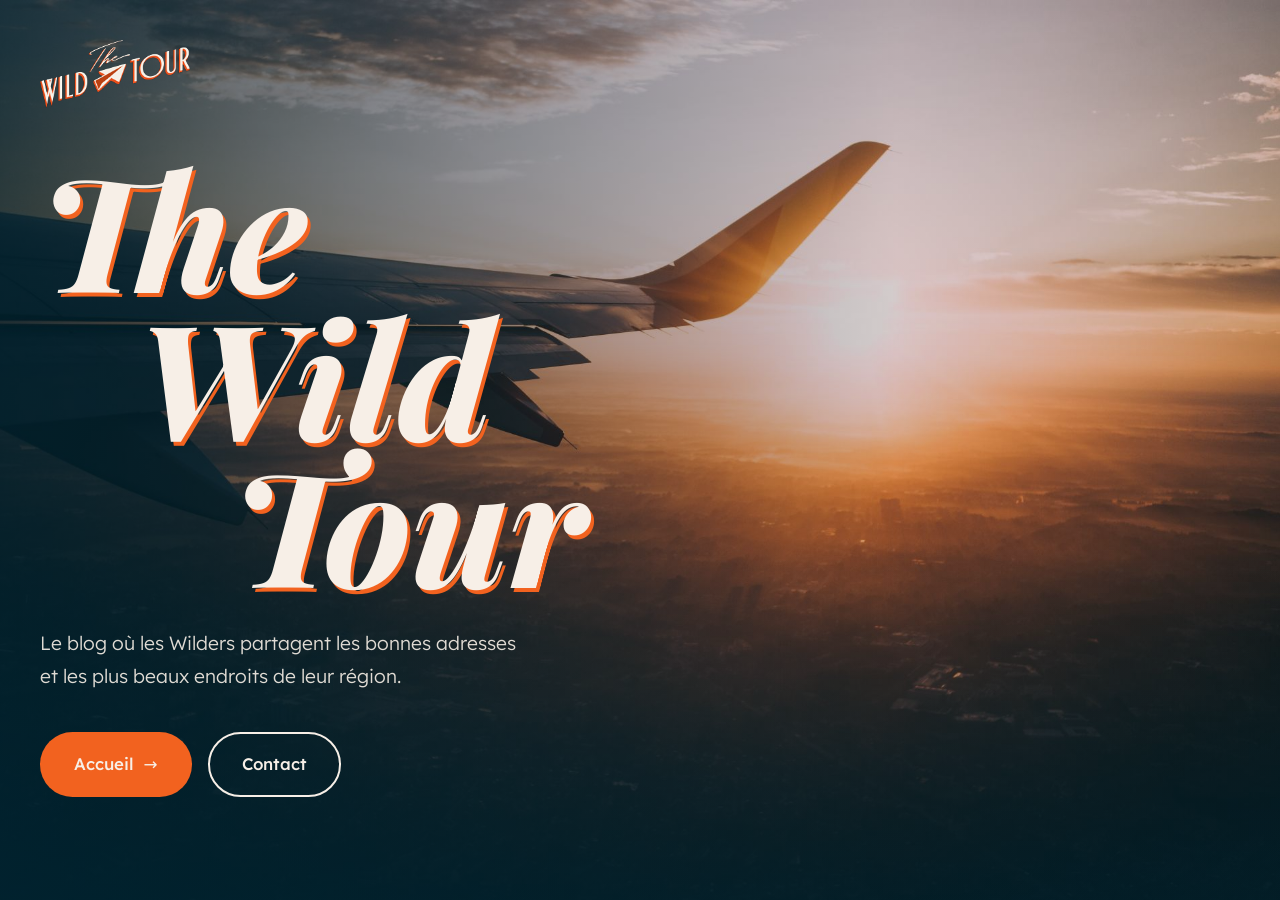
<file: index.html>
<!DOCTYPE html>
<html lang="fr">
<head>
    <meta charset="UTF-8">
    <meta name="viewport" content="width=device-width, initial-scale=1.0">
    <meta name="description" content="The Wild Tour, le blog des bonnes adresses des Wilders : gastronomie, sport, art, écologie et nature.">
    <title>The Wild Tour</title>
    <link rel="icon" href="assets-daniel/logo-the-wild-tour-navbar.png">
    <link rel="preconnect" href="https://fonts.googleapis.com">
    <link rel="preconnect" href="https://fonts.gstatic.com" crossorigin>
    <link rel="stylesheet" href="https://fonts.googleapis.com/css2?family=Lexend:wght@300;400;500;600&family=Playfair+Display:ital,wght@0,600;0,700;1,600;1,700;1,800&display=swap">
    <link rel="stylesheet" href="style.css">
</head>
<body class="landing">
    <main class="landing__inner">
        <img class="landing__logo" src="assets-daniel/logo-the-wild-tour-navbar.png" alt="" width="219" height="100">
        <h1 class="landing__title"><span>The</span> <span>Wild</span> <span>Tour</span></h1>
        <p class="landing__lead">Le blog où les Wilders partagent les bonnes adresses et les plus beaux endroits de leur région.</p>
        <nav class="landing__actions" aria-label="Entrer sur le site">
            <a class="btn btn--accent" href="accueil.html">Accueil</a>
            <a class="btn btn--ghost btn--no-arrow" href="contact.php">Contact</a>
        </nav>
    </main>
</body>
</html>
</file>
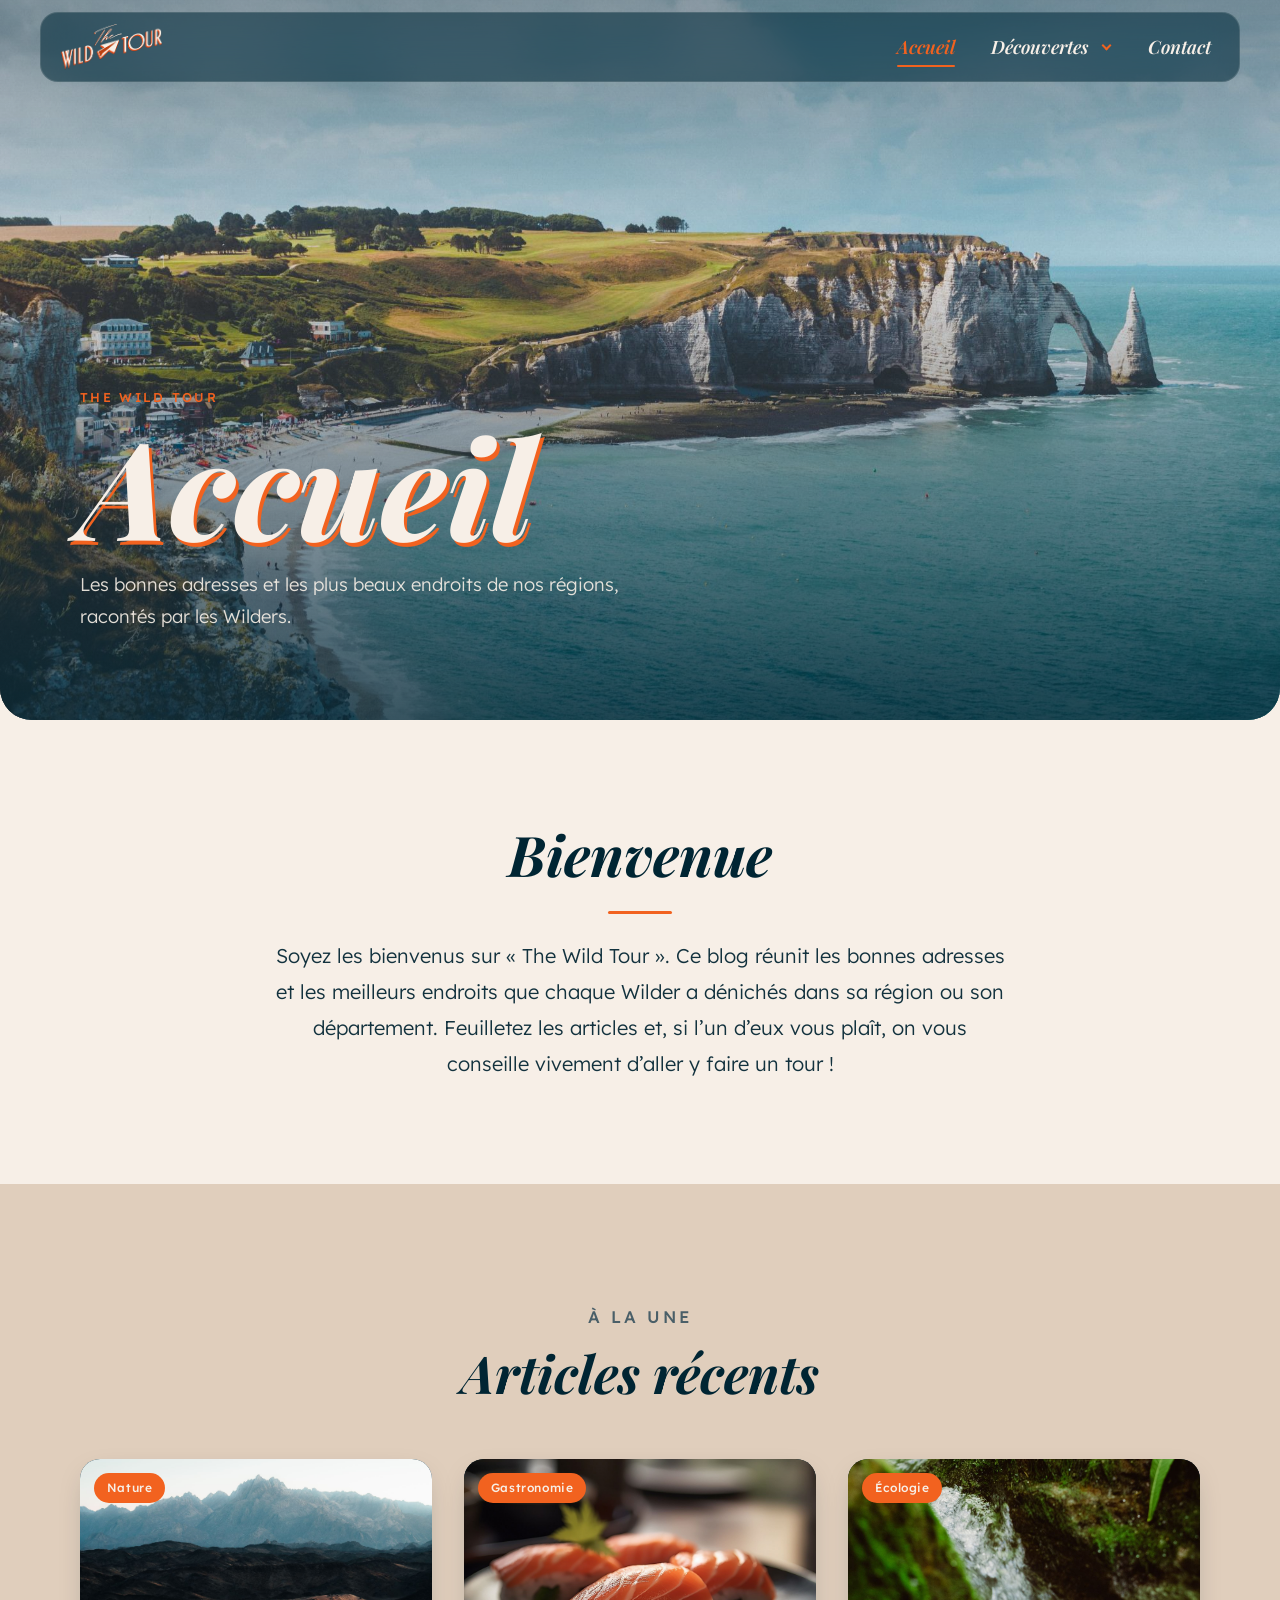
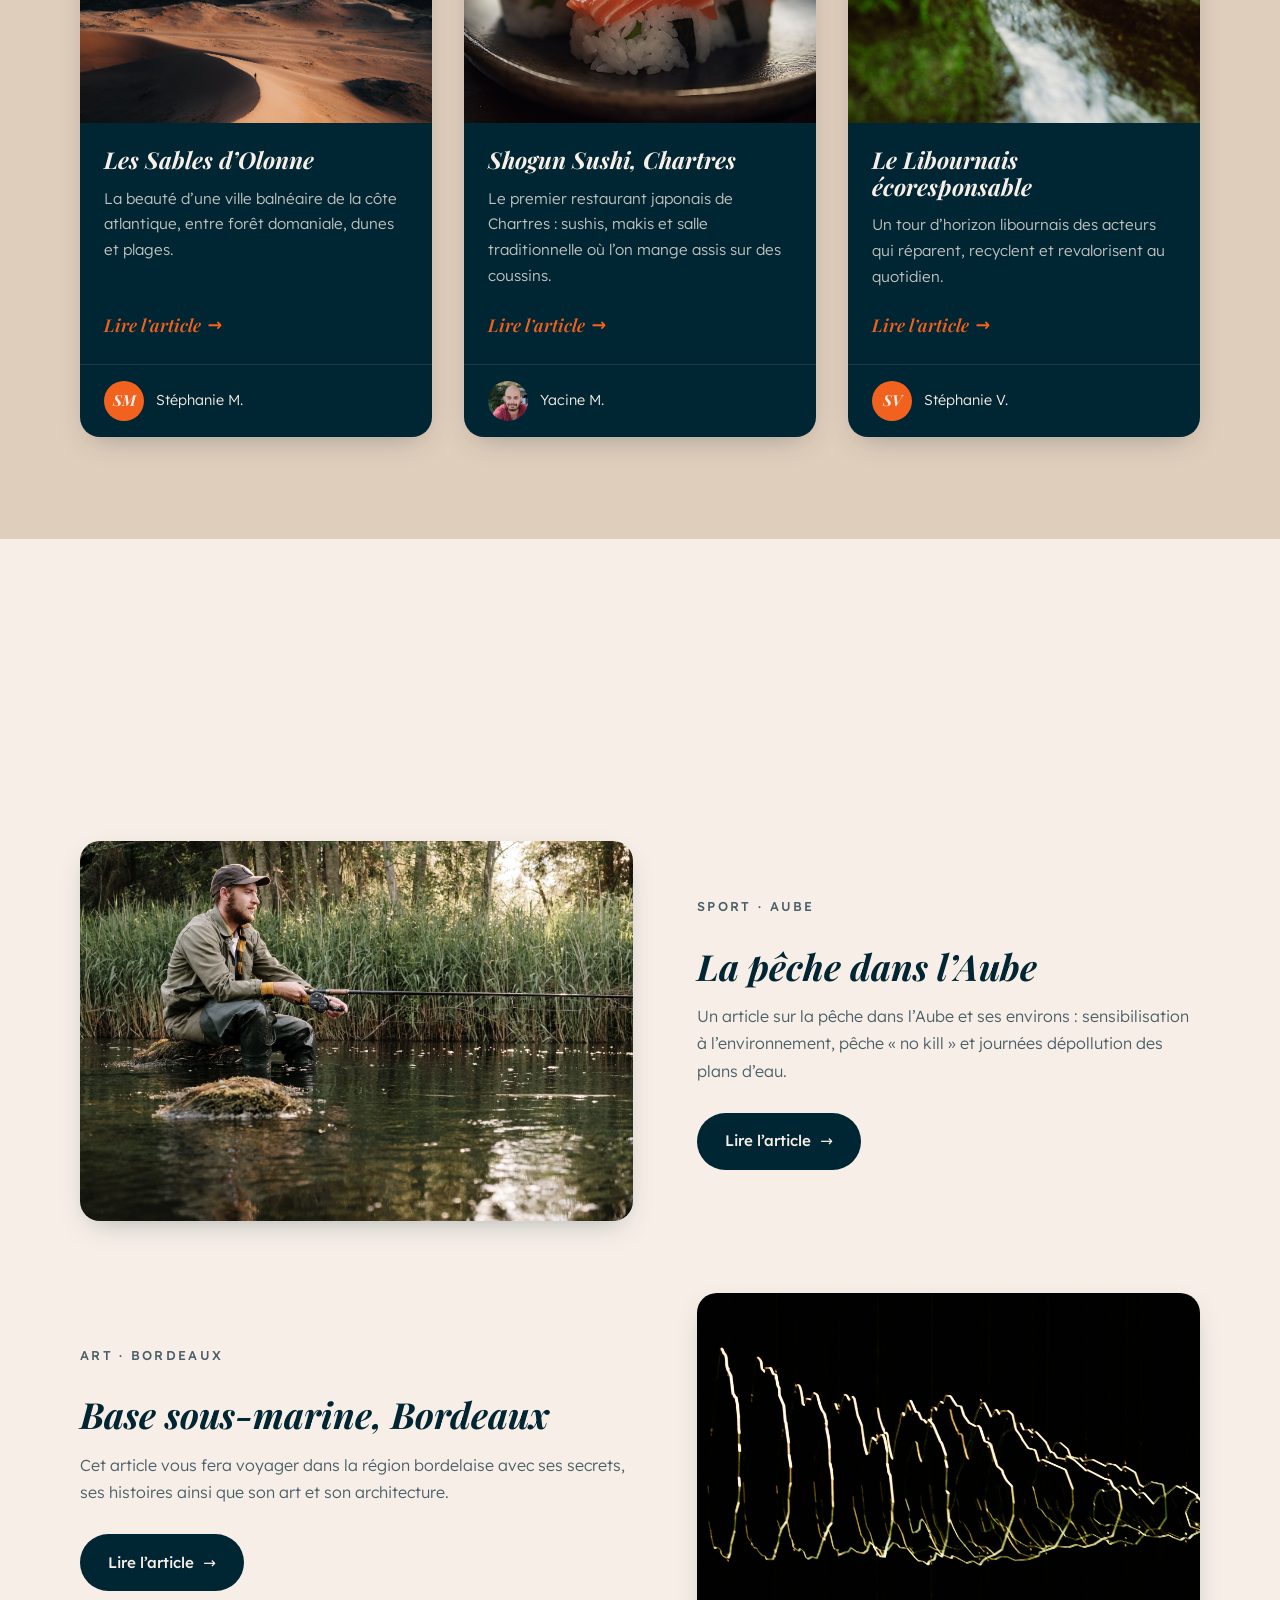
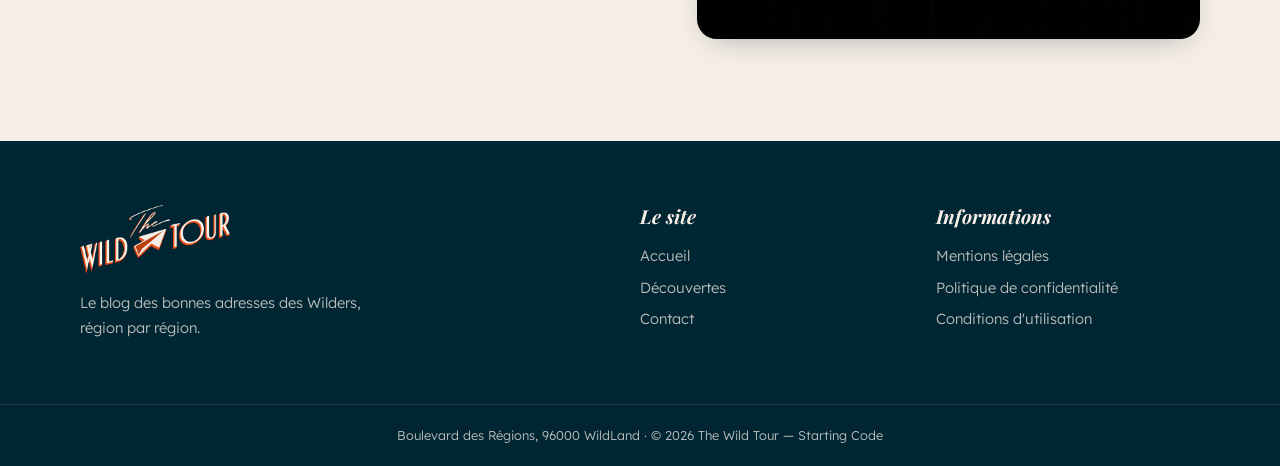
<file: accueil.html>
<!DOCTYPE html>
<html lang="fr">
<head>
    <meta charset="UTF-8">
    <meta name="viewport" content="width=device-width, initial-scale=1.0">
    <meta name="description" content="Le blog des bonnes adresses des Wilders : gastronomie, sport, art, écologie et nature, région par région.">
    <title>Accueil — The Wild Tour</title>
    <link rel="icon" href="assets-daniel/logo-the-wild-tour-navbar.png">
    <link rel="preconnect" href="https://fonts.googleapis.com">
    <link rel="preconnect" href="https://fonts.gstatic.com" crossorigin>
    <link rel="stylesheet" href="https://fonts.googleapis.com/css2?family=Lexend:wght@300;400;500;600&family=Playfair+Display:ital,wght@0,600;0,700;1,600;1,700;1,800&display=swap">
    <link rel="stylesheet" href="style.css">
    <script src="main.js" defer></script>
</head>
<body class="page-accueil">
    <a class="skip-link" href="#contenu">Aller au contenu</a>
    <header class="site-header">
        <nav class="navbar" aria-label="Navigation principale">
            <a href="accueil.html" class="navbar__brand"><img src="assets-daniel/logo-the-wild-tour-navbar.png" alt="The Wild Tour" class="navbar__logo" width="219" height="100"></a>
            <button class="navbar__toggle" type="button" aria-expanded="false" aria-controls="nav-menu" aria-label="Ouvrir le menu"><span></span></button>
            <ul class="navbar__menu" id="nav-menu">
                <li><a href="accueil.html" aria-current="page">Accueil</a></li>
                <li class="has-dropdown">
                    <a href="decouvertes.php">Découvertes</a>
                    <button class="dropdown__toggle" type="button" aria-expanded="false" aria-controls="nav-dropdown" aria-label="Afficher les catégories"></button>
                    <ul class="dropdown" id="nav-dropdown">
                        <li><a href="fiche-yacine.html">Gastronomie</a></li>
                        <li><a href="fiche-daniel.html">Sport</a></li>
                        <li><a href="fiche-julien.php">Art</a></li>
                        <li><a href="fiche-stephV.html">Écologie</a></li>
                        <li><a href="fiche_stephM.html">Nature</a></li>
                    </ul>
                </li>
                <li><a href="contact.php">Contact</a></li>
            </ul>
        </nav>
    </header>

    <main id="contenu">
        <section class="hero">
            <img class="hero__img" src="assets-julien/image-accueil.jpg" alt="">
            <div class="hero__content">
                <p class="eyebrow">The Wild Tour</p>
                <h1 class="hero__title">Accueil</h1>
                <p class="hero__lead">Les bonnes adresses et les plus beaux endroits de nos régions, racontés par les Wilders.</p>
            </div>
        </section>

        <section class="section">
            <div class="container intro reveal">
                <h2>Bienvenue</h2>
                <hr class="divider">
                <p>Soyez les bienvenus sur « The Wild Tour ». Ce blog réunit les bonnes adresses et les meilleurs endroits que chaque Wilder a dénichés dans sa région ou son département. Feuilletez les articles et, si l’un d’eux vous plaît, on vous conseille vivement d’aller y faire un tour&nbsp;!</p>
            </div>
        </section>

        <section class="section section--sable">
            <div class="container">
                <div class="section-head reveal">
                    <p class="eyebrow">À la une</p>
                    <h2 class="section-title">Articles récents</h2>
                </div>
                <div class="cards">
    <article class="card reveal">
        <div class="card__media">
            <img src="assets-categories/categorie-nature.jpg" alt="" loading="lazy">
            <span class="card__tag">Nature</span>
        </div>
        <div class="card__body">
            <h3>Les Sables d’Olonne</h3>
            <p>La beauté d’une ville balnéaire de la côte atlantique, entre forêt domaniale, dunes et plages.</p>
            <a class="link-arrow" href="fiche_stephM.html">Lire l’article</a>
        </div>
        <div class="card__footer">
            <span class="avatar" aria-hidden="true">SM</span>
            <span>Stéphanie M.</span>
        </div>
    </article>
    <article class="card reveal">
        <div class="card__media">
            <img src="assets-yacine/ai-generated-7955585_1920.jpg" alt="" loading="lazy">
            <span class="card__tag">Gastronomie</span>
        </div>
        <div class="card__body">
            <h3>Shogun Sushi, Chartres</h3>
            <p>Le premier restaurant japonais de Chartres : sushis, makis et salle traditionnelle où l’on mange assis sur des coussins.</p>
            <a class="link-arrow" href="fiche-yacine.html">Lire l’article</a>
        </div>
        <div class="card__footer">
            <img src="assets-yacine/yacine.jpg" alt="" width="40" height="40" loading="lazy">
            <span>Yacine M.</span>
        </div>
    </article>
    <article class="card reveal">
        <div class="card__media">
            <img src="assets-daniel/chris-abney-gvb84QdErNs-unsplash.jpg" alt="" loading="lazy">
            <span class="card__tag">Écologie</span>
        </div>
        <div class="card__body">
            <h3>Le Libournais écoresponsable</h3>
            <p>Un tour d’horizon libournais des acteurs qui réparent, recyclent et revalorisent au quotidien.</p>
            <a class="link-arrow" href="fiche-stephV.html">Lire l’article</a>
        </div>
        <div class="card__footer">
            <span class="avatar" aria-hidden="true">SV</span>
            <span>Stéphanie V.</span>
        </div>
    </article>
</div>
            </div>
        </section>

        <section class="section">
            <div class="container">
                <div class="section-head section-head--left reveal">
                    <p class="eyebrow">Sélection</p>
                    <h2 class="section-title">Les articles de la semaine</h2>
                    <hr class="divider">
                </div>
                <div class="features">
                    <article class="feature reveal">
                        <div class="feature__media">
                            <img src="assets-daniel/pexels-cottonbro-studio-4828253.jpg" alt="Pêcheur lançant sa ligne au bord d’une rivière" loading="lazy">
                        </div>
                        <div class="feature__body">
                            <p class="eyebrow">Sport · Aube</p>
                            <h3>La pêche dans l’Aube</h3>
                            <p>Un article sur la pêche dans l’Aube et ses environs : sensibilisation à l’environnement, pêche « no kill » et journées dépollution des plans d’eau.</p>
                            <a class="btn" href="fiche-daniel.html">Lire l’article</a>
                        </div>
                    </article>
                    <article class="feature reveal">
                        <div class="feature__media">
                            <img src="assets-julien/IMG_4002.jpg" alt="Intérieur de la Base sous-marine de Bordeaux" loading="lazy">
                        </div>
                        <div class="feature__body">
                            <p class="eyebrow">Art · Bordeaux</p>
                            <h3>Base sous-marine, Bordeaux</h3>
                            <p>Cet article vous fera voyager dans la région bordelaise avec ses secrets, ses histoires ainsi que son art et son architecture.</p>
                            <a class="btn" href="fiche-julien.php">Lire l’article</a>
                        </div>
                    </article>
                </div>
            </div>
        </section>

    </main>

    <footer class="site-footer">
        <div class="site-footer__inner">
            <div class="site-footer__brand">
                <img src="assets-daniel/logo-the-wild-tour-navbar.png" alt="The Wild Tour" width="150" height="68" loading="lazy">
                <p>Le blog des bonnes adresses des Wilders, région par région.</p>
            </div>
            <div class="site-footer__col">
                <h2>Le site</h2>
                <ul>
                    <li><a href="accueil.html">Accueil</a></li>
                    <li><a href="decouvertes.php">Découvertes</a></li>
                    <li><a href="contact.php">Contact</a></li>
                </ul>
            </div>
            <div class="site-footer__col">
                <h2>Informations</h2>
                <ul>
                    <li>Mentions légales</li>
                    <li>Politique de confidentialité</li>
                    <li>Conditions d'utilisation</li>
                </ul>
            </div>
        </div>
        <p class="site-footer__bottom">Boulevard des Régions, 96000 WildLand · © <span data-year>2023</span> The Wild Tour — Starting Code</p>
    </footer>
</body>
</html>
</file>
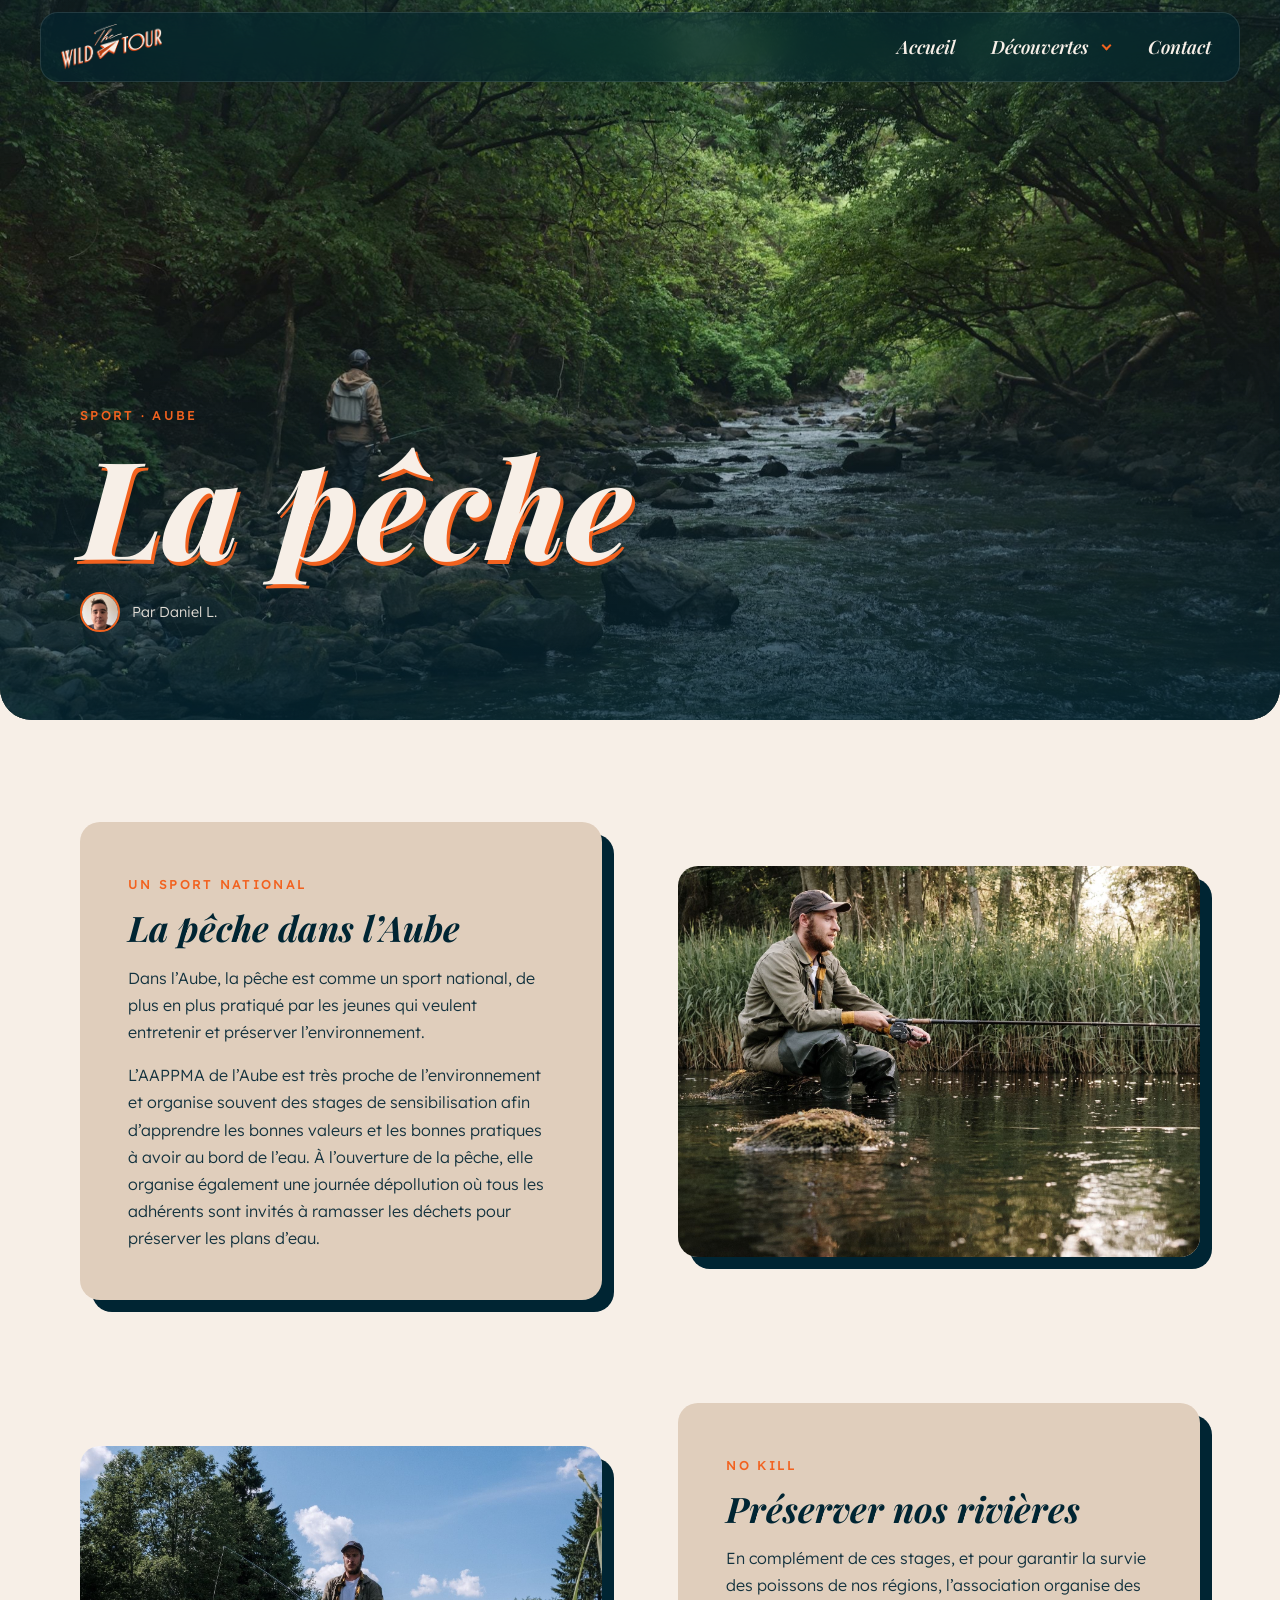
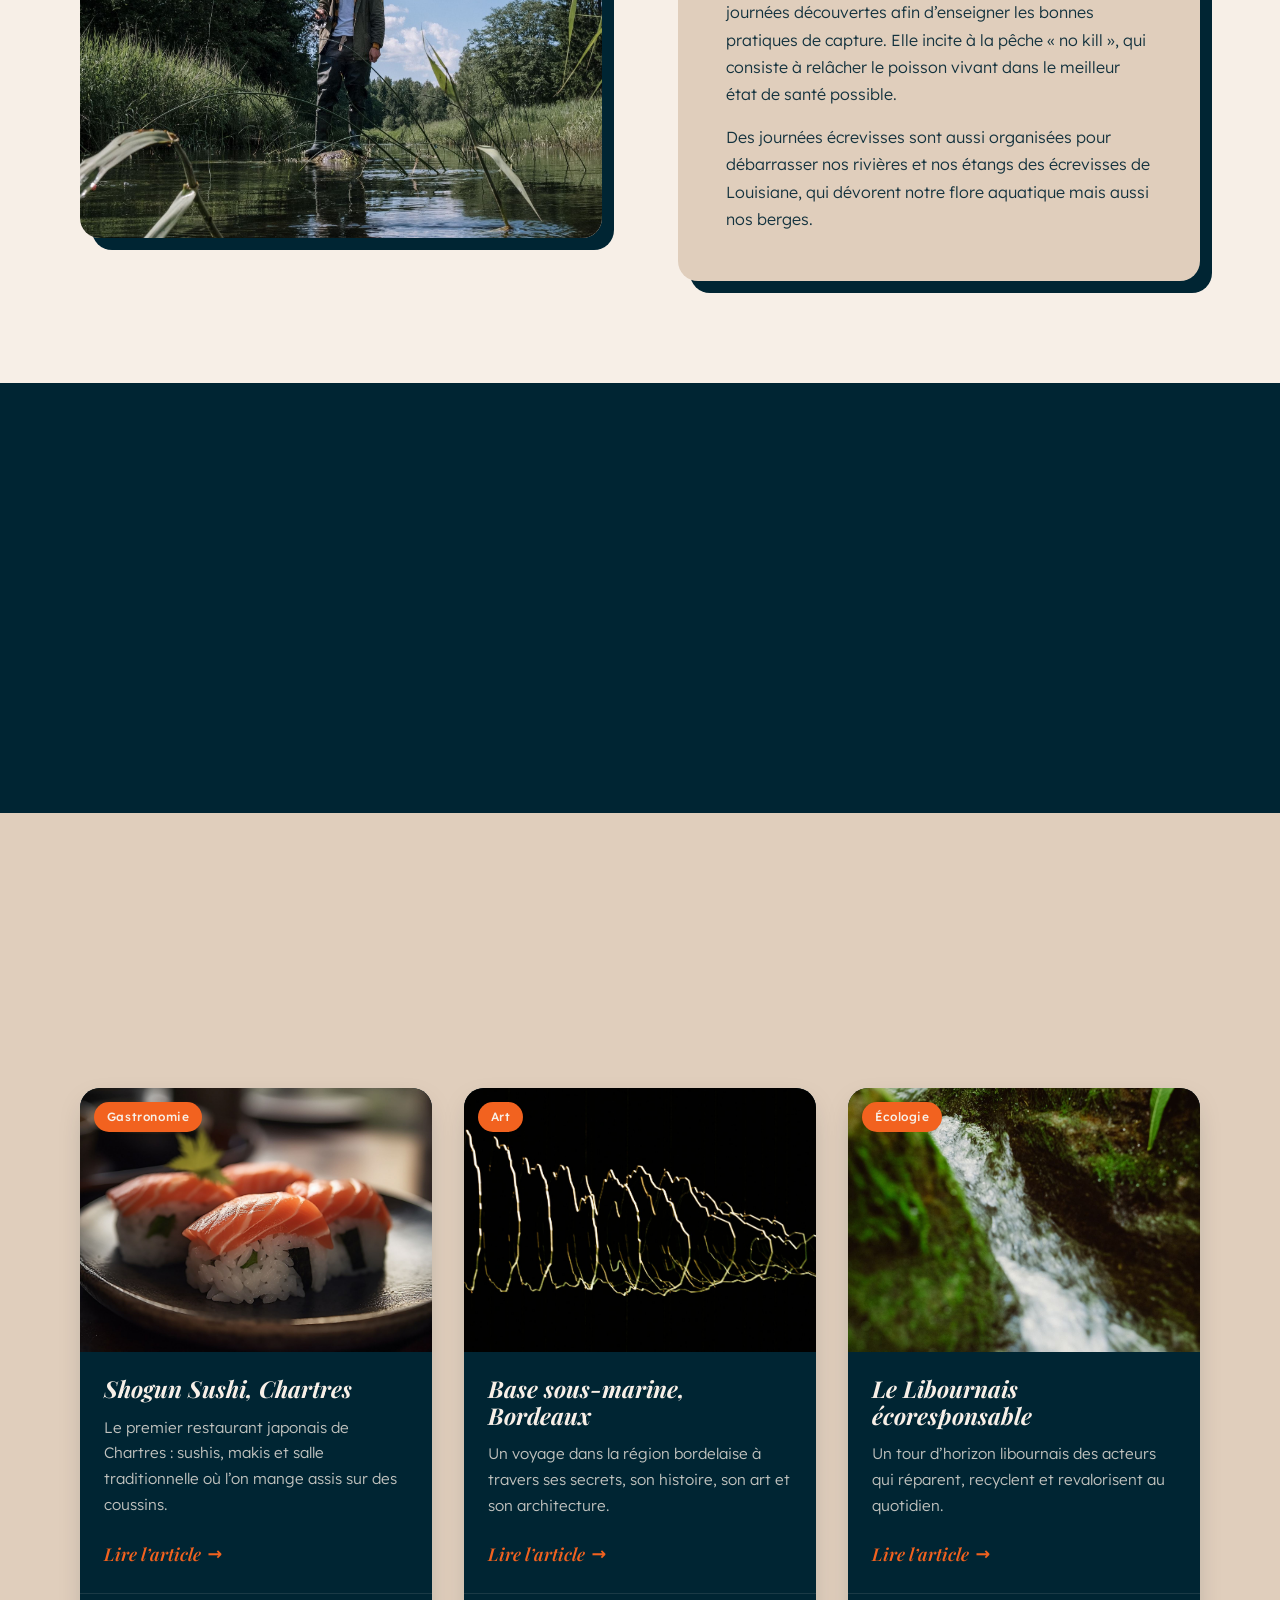
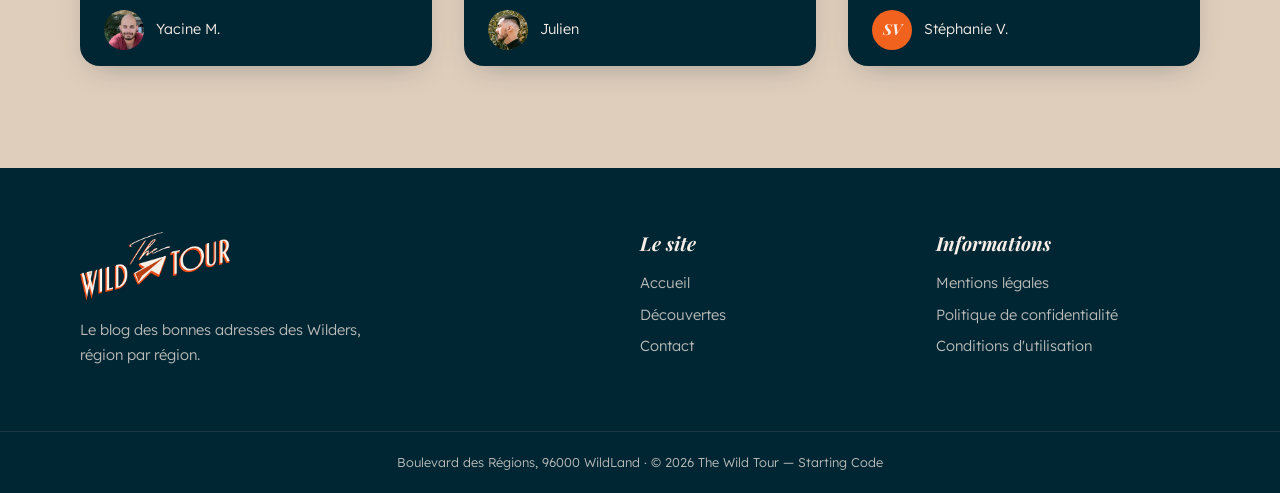
<file: fiche-daniel.html>
<!DOCTYPE html>
<html lang="fr">
<head>
    <meta charset="UTF-8">
    <meta name="viewport" content="width=device-width, initial-scale=1.0">
    <meta name="description" content="La pêche dans l’Aube : sensibilisation, no kill et journées dépollution avec l’AAPPMA.">
    <title>Sport — La pêche dans l’Aube — The Wild Tour</title>
    <link rel="icon" href="assets-daniel/logo-the-wild-tour-navbar.png">
    <link rel="preconnect" href="https://fonts.googleapis.com">
    <link rel="preconnect" href="https://fonts.gstatic.com" crossorigin>
    <link rel="stylesheet" href="https://fonts.googleapis.com/css2?family=Lexend:wght@300;400;500;600&family=Playfair+Display:ital,wght@0,600;0,700;1,600;1,700;1,800&display=swap">
    <link rel="stylesheet" href="style.css">
    <script src="main.js" defer></script>
</head>
<body class="page-fiche">
    <a class="skip-link" href="#contenu">Aller au contenu</a>
    <header class="site-header">
        <nav class="navbar" aria-label="Navigation principale">
            <a href="accueil.html" class="navbar__brand"><img src="assets-daniel/logo-the-wild-tour-navbar.png" alt="The Wild Tour" class="navbar__logo" width="219" height="100"></a>
            <button class="navbar__toggle" type="button" aria-expanded="false" aria-controls="nav-menu" aria-label="Ouvrir le menu"><span></span></button>
            <ul class="navbar__menu" id="nav-menu">
                <li><a href="accueil.html">Accueil</a></li>
                <li class="has-dropdown">
                    <a href="decouvertes.php">Découvertes</a>
                    <button class="dropdown__toggle" type="button" aria-expanded="false" aria-controls="nav-dropdown" aria-label="Afficher les catégories"></button>
                    <ul class="dropdown" id="nav-dropdown">
                        <li><a href="fiche-yacine.html">Gastronomie</a></li>
                        <li><a href="fiche-daniel.html" aria-current="page">Sport</a></li>
                        <li><a href="fiche-julien.php">Art</a></li>
                        <li><a href="fiche-stephV.html">Écologie</a></li>
                        <li><a href="fiche_stephM.html">Nature</a></li>
                    </ul>
                </li>
                <li><a href="contact.php">Contact</a></li>
            </ul>
        </nav>
    </header>

    <main id="contenu">
        <section class="hero">
            <img class="hero__img" src="assets-daniel/jaeyoon-jeong-haTl7gFp5KQ-unsplash.jpg" alt="">
            <div class="hero__content">
                <p class="eyebrow">Sport · Aube</p>
                <h1 class="hero__title">La pêche</h1>
                <div class="hero__meta">
                    <img src="assets-daniel/IMG_1713.jpg" alt="">
                    <span>Par Daniel L.</span>
                </div>
            </div>
        </section>

        <section class="section">
            <div class="container">
                <div class="split reveal">
                    <div class="split__text">
                        <p class="eyebrow">Un sport national</p>
                        <h2>La pêche dans l’Aube</h2>
                        <p>Dans l’Aube, la pêche est comme un sport national, de plus en plus pratiqué par les jeunes qui veulent entretenir et préserver l’environnement.</p>
                        <p>L’AAPPMA de l’Aube est très proche de l’environnement et organise souvent des stages de sensibilisation afin d’apprendre les bonnes valeurs et les bonnes pratiques à avoir au bord de l’eau. À l’ouverture de la pêche, elle organise également une journée dépollution où tous les adhérents sont invités à ramasser les déchets pour préserver les plans d’eau.</p>
                    </div>
                    <div class="split__media">
                        <img src="assets-daniel/pexels-cottonbro-studio-4828253.jpg" alt="Pêcheur assis sur un rocher au milieu d’une rivière" loading="lazy">
                    </div>
                </div>

                <div class="split split--reverse reveal">
                    <div class="split__text">
                        <p class="eyebrow">No kill</p>
                        <h2>Préserver nos rivières</h2>
                        <p>En complément de ces stages, et pour garantir la survie des poissons de nos régions, l’association organise des journées découvertes afin d’enseigner les bonnes pratiques de capture. Elle incite à la pêche « no kill », qui consiste à relâcher le poisson vivant dans le meilleur état de santé possible.</p>
                        <p>Des journées écrevisses sont aussi organisées pour débarrasser nos rivières et nos étangs des écrevisses de Louisiane, qui dévorent notre flore aquatique mais aussi nos berges.</p>
                    </div>
                    <div class="split__media">
                        <img src="assets-daniel/pexels-cottonbro-studio-4828248.jpg" alt="Pêcheur debout dans une rivière bordée de roseaux" loading="lazy">
                    </div>
                </div>
            </div>
        </section>

        <section class="section section--navy">
            <div class="container">
                <blockquote class="pullquote pullquote--light reveal">
                    Un petit instant au bord d’un lac avec quelques amis ou la famille, pour se ressourcer et se rapprocher de la nature.
                </blockquote>
                <div class="prose prose--center prose--light reveal">
                    <p>Je vous conseille de venir profiter de nos cours d’eau, de nos lacs et de nos étangs. Nous avons de très belles rivières pleines de perches, de brochets et de truites, mais aussi l’Yonne et la Seine, qui abritent elles aussi une grande diversité aquatique.</p>
                </div>
            </div>
        </section>

        <section class="section section--sable">
            <div class="container">
                <div class="section-head reveal">
                    <p class="eyebrow">Continuer la lecture</p>
                    <h2 class="section-title">À découvrir aussi</h2>
                </div>
                <div class="cards">
    <article class="card reveal">
        <div class="card__media">
            <img src="assets-yacine/ai-generated-7955585_1920.jpg" alt="" loading="lazy">
            <span class="card__tag">Gastronomie</span>
        </div>
        <div class="card__body">
            <h3>Shogun Sushi, Chartres</h3>
            <p>Le premier restaurant japonais de Chartres : sushis, makis et salle traditionnelle où l’on mange assis sur des coussins.</p>
            <a class="link-arrow" href="fiche-yacine.html">Lire l’article</a>
        </div>
        <div class="card__footer">
            <img src="assets-yacine/yacine.jpg" alt="" width="40" height="40" loading="lazy">
            <span>Yacine M.</span>
        </div>
    </article>
    <article class="card reveal">
        <div class="card__media">
            <img src="assets-julien/IMG_4002.jpg" alt="" loading="lazy">
            <span class="card__tag">Art</span>
        </div>
        <div class="card__body">
            <h3>Base sous-marine, Bordeaux</h3>
            <p>Un voyage dans la région bordelaise à travers ses secrets, son histoire, son art et son architecture.</p>
            <a class="link-arrow" href="fiche-julien.php">Lire l’article</a>
        </div>
        <div class="card__footer">
            <img src="assets-julien/profil-julien.prv-instagram.jpg" alt="" width="40" height="40" loading="lazy">
            <span>Julien</span>
        </div>
    </article>
    <article class="card reveal">
        <div class="card__media">
            <img src="assets-daniel/chris-abney-gvb84QdErNs-unsplash.jpg" alt="" loading="lazy">
            <span class="card__tag">Écologie</span>
        </div>
        <div class="card__body">
            <h3>Le Libournais écoresponsable</h3>
            <p>Un tour d’horizon libournais des acteurs qui réparent, recyclent et revalorisent au quotidien.</p>
            <a class="link-arrow" href="fiche-stephV.html">Lire l’article</a>
        </div>
        <div class="card__footer">
            <span class="avatar" aria-hidden="true">SV</span>
            <span>Stéphanie V.</span>
        </div>
    </article>
</div>
            </div>
        </section>

    </main>

    <footer class="site-footer">
        <div class="site-footer__inner">
            <div class="site-footer__brand">
                <img src="assets-daniel/logo-the-wild-tour-navbar.png" alt="The Wild Tour" width="150" height="68" loading="lazy">
                <p>Le blog des bonnes adresses des Wilders, région par région.</p>
            </div>
            <div class="site-footer__col">
                <h2>Le site</h2>
                <ul>
                    <li><a href="accueil.html">Accueil</a></li>
                    <li><a href="decouvertes.php">Découvertes</a></li>
                    <li><a href="contact.php">Contact</a></li>
                </ul>
            </div>
            <div class="site-footer__col">
                <h2>Informations</h2>
                <ul>
                    <li>Mentions légales</li>
                    <li>Politique de confidentialité</li>
                    <li>Conditions d'utilisation</li>
                </ul>
            </div>
        </div>
        <p class="site-footer__bottom">Boulevard des Régions, 96000 WildLand · © <span data-year>2023</span> The Wild Tour — Starting Code</p>
    </footer>
</body>
</html>
</file>
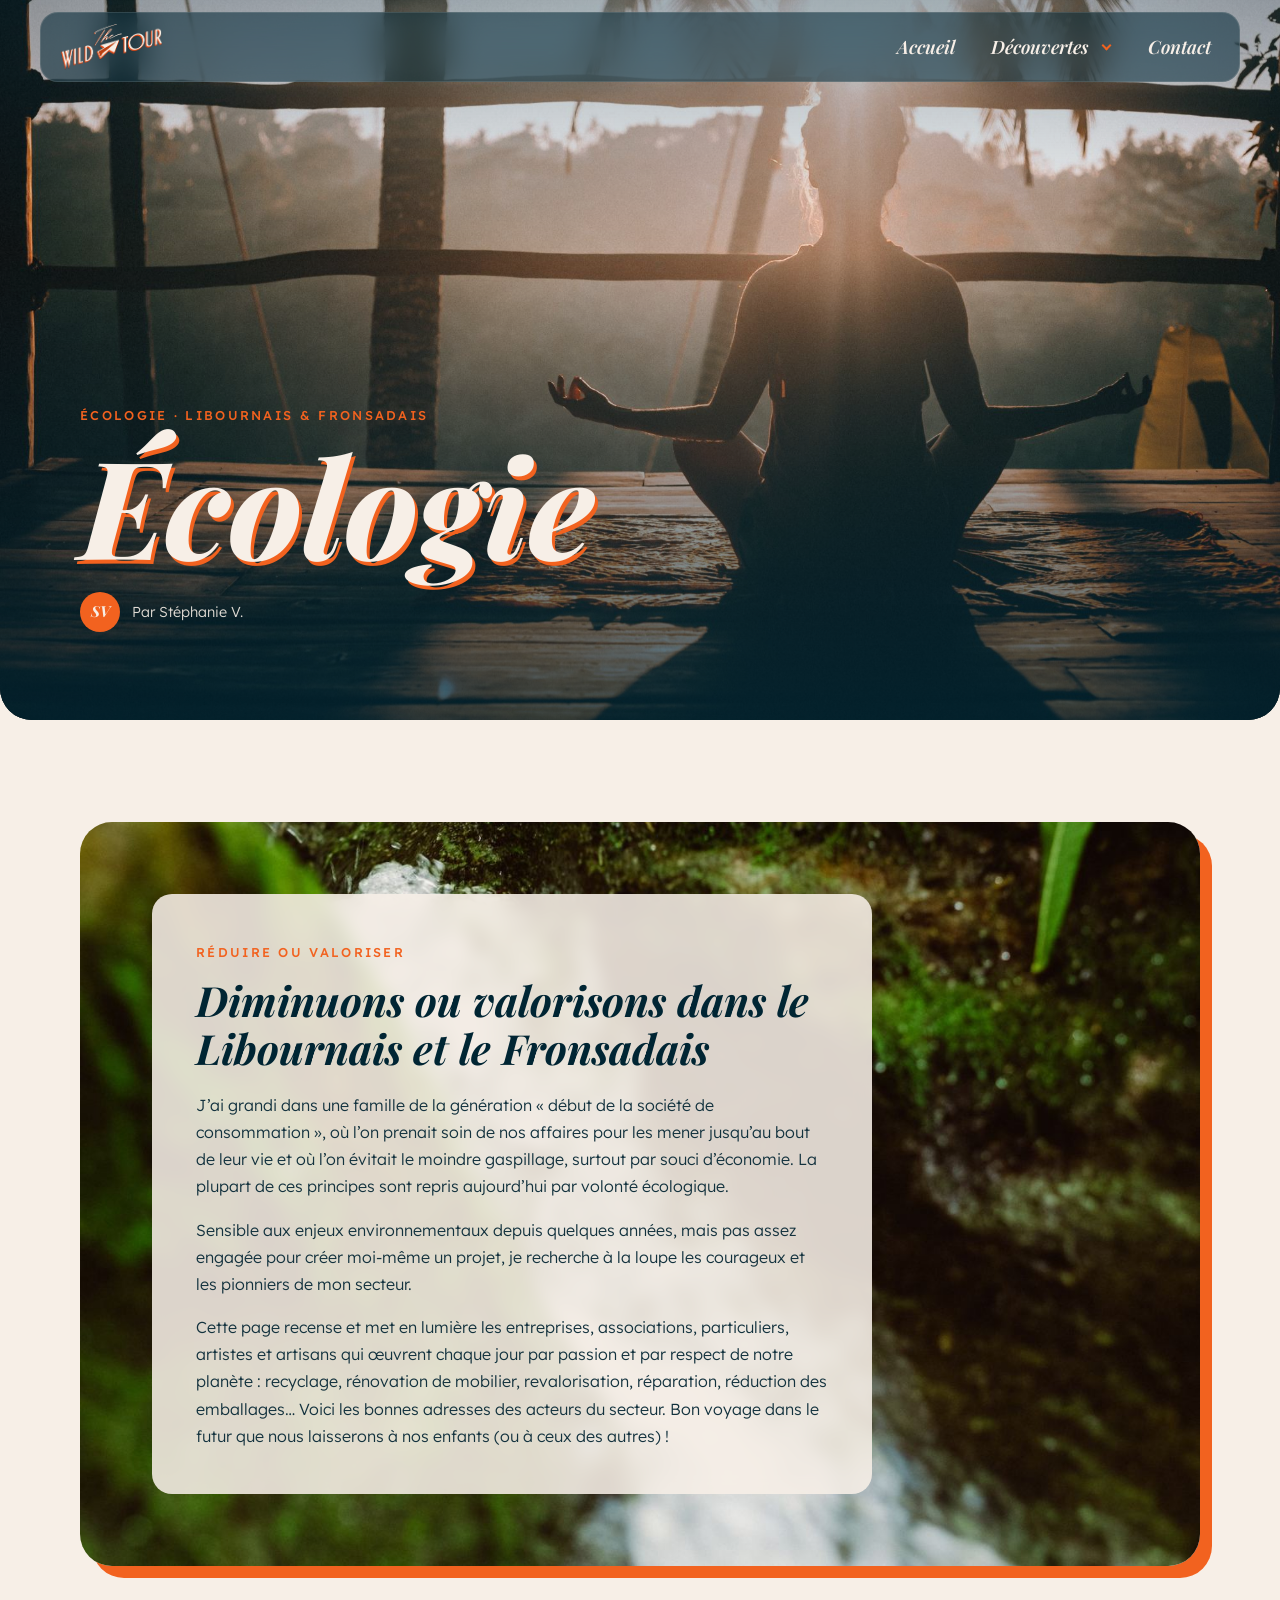
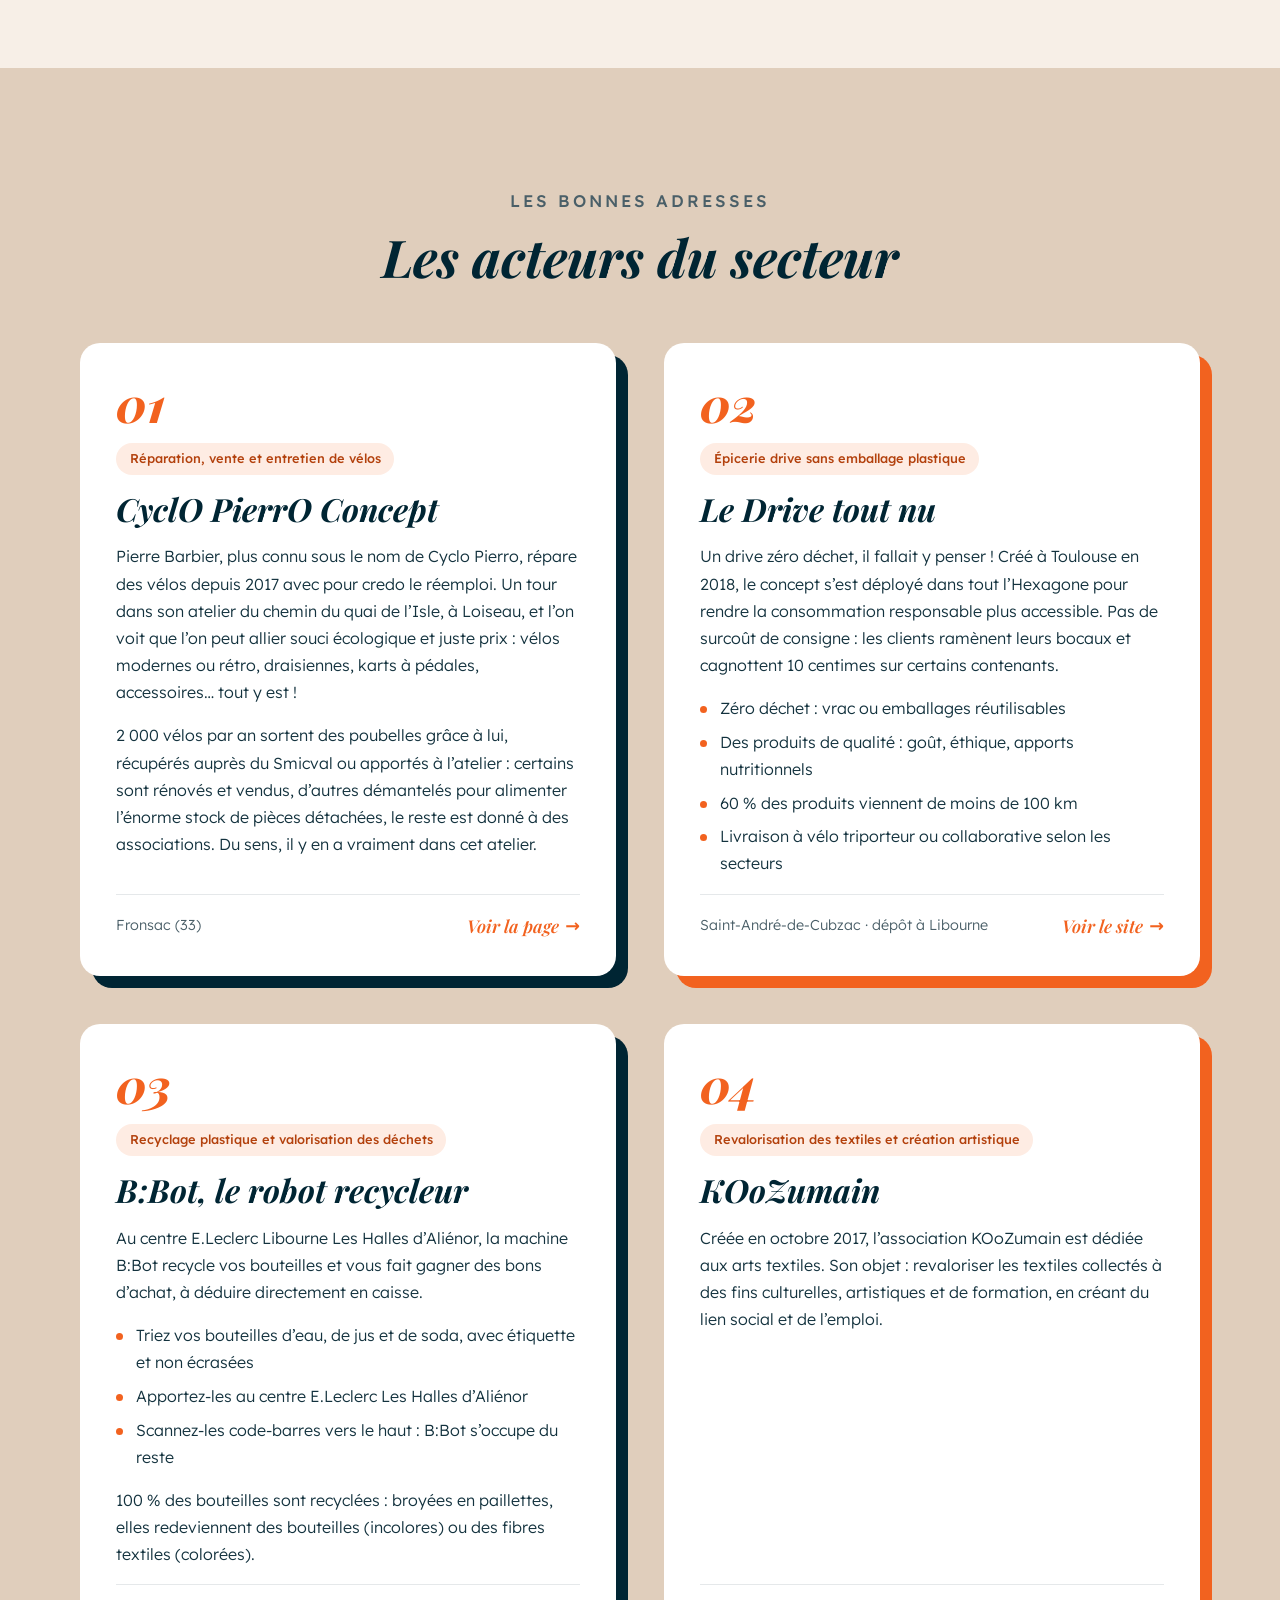
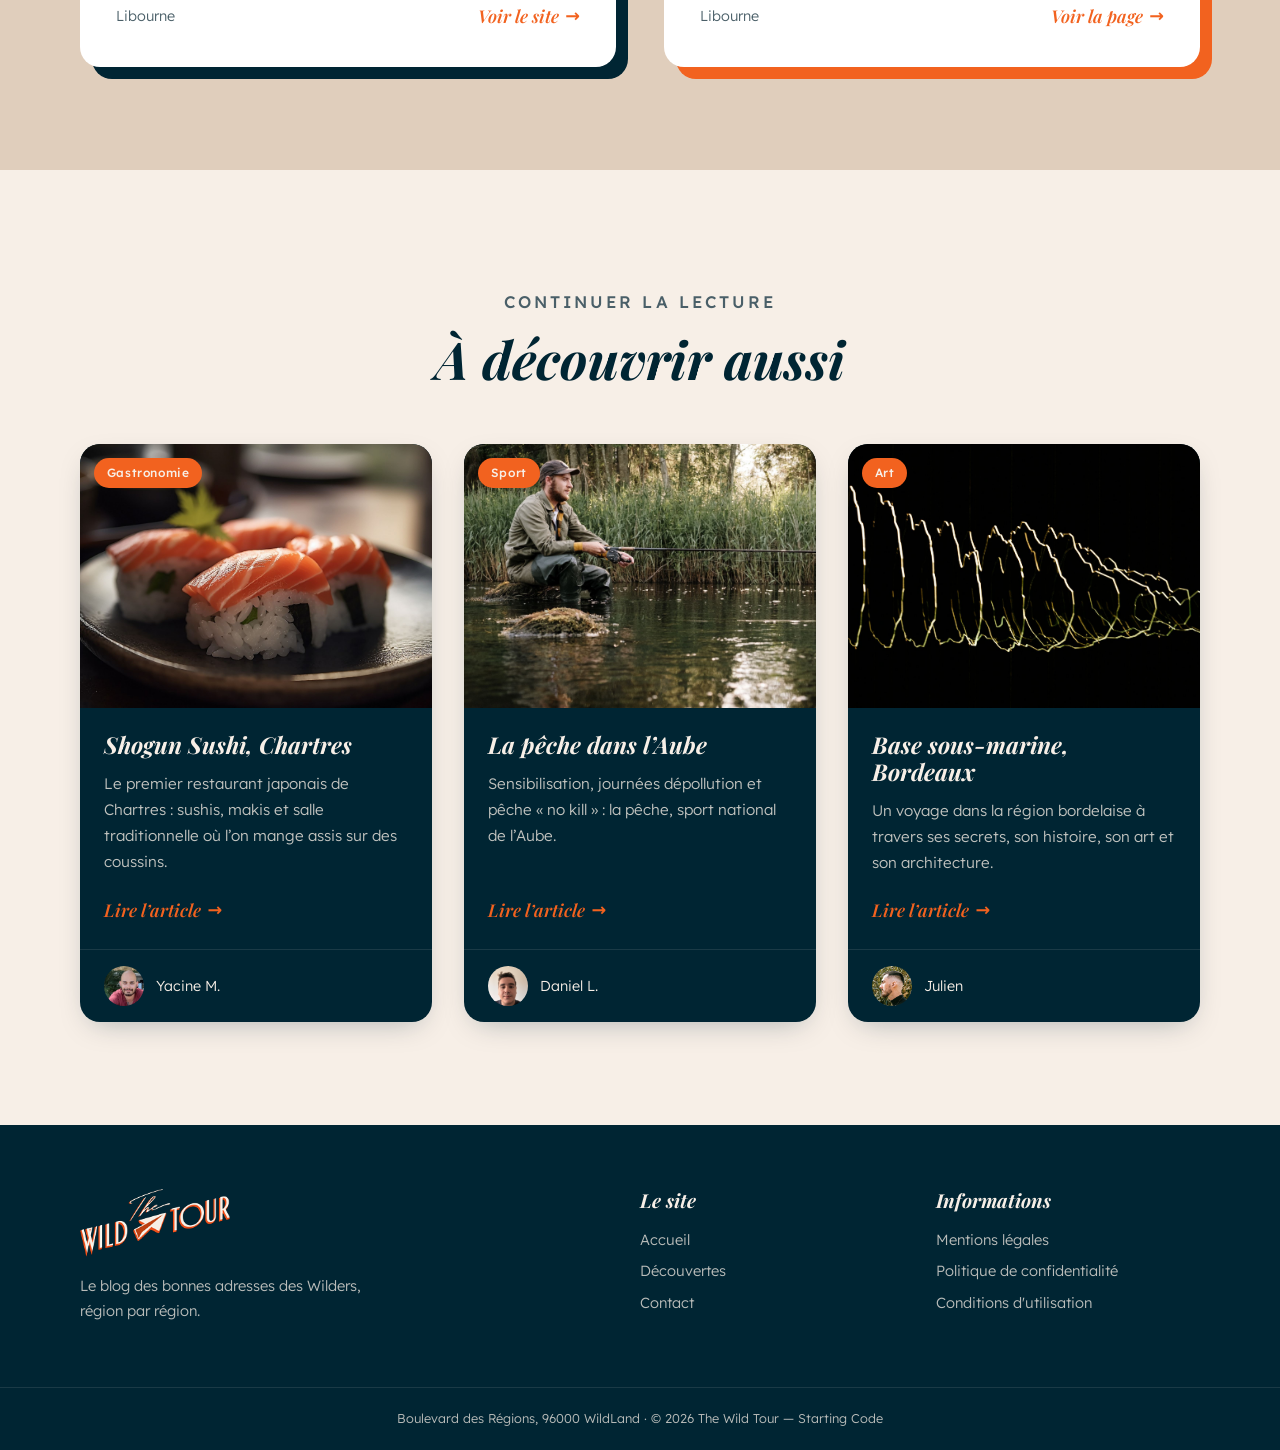
<file: fiche-stephV.html>
<!DOCTYPE html>
<html lang="fr">
<head>
    <meta charset="UTF-8">
    <meta name="viewport" content="width=device-width, initial-scale=1.0">
    <meta name="description" content="Les acteurs écoresponsables du Libournais et du Fronsadais.">
    <title>Écologie — Le Libournais écoresponsable — The Wild Tour</title>
    <link rel="icon" href="assets-daniel/logo-the-wild-tour-navbar.png">
    <link rel="preconnect" href="https://fonts.googleapis.com">
    <link rel="preconnect" href="https://fonts.gstatic.com" crossorigin>
    <link rel="stylesheet" href="https://fonts.googleapis.com/css2?family=Lexend:wght@300;400;500;600&family=Playfair+Display:ital,wght@0,600;0,700;1,600;1,700;1,800&display=swap">
    <link rel="stylesheet" href="style.css">
    <script src="main.js" defer></script>
</head>
<body class="page-fiche">
    <a class="skip-link" href="#contenu">Aller au contenu</a>
    <header class="site-header">
        <nav class="navbar" aria-label="Navigation principale">
            <a href="accueil.html" class="navbar__brand"><img src="assets-daniel/logo-the-wild-tour-navbar.png" alt="The Wild Tour" class="navbar__logo" width="219" height="100"></a>
            <button class="navbar__toggle" type="button" aria-expanded="false" aria-controls="nav-menu" aria-label="Ouvrir le menu"><span></span></button>
            <ul class="navbar__menu" id="nav-menu">
                <li><a href="accueil.html">Accueil</a></li>
                <li class="has-dropdown">
                    <a href="decouvertes.php">Découvertes</a>
                    <button class="dropdown__toggle" type="button" aria-expanded="false" aria-controls="nav-dropdown" aria-label="Afficher les catégories"></button>
                    <ul class="dropdown" id="nav-dropdown">
                        <li><a href="fiche-yacine.html">Gastronomie</a></li>
                        <li><a href="fiche-daniel.html">Sport</a></li>
                        <li><a href="fiche-julien.php">Art</a></li>
                        <li><a href="fiche-stephV.html" aria-current="page">Écologie</a></li>
                        <li><a href="fiche_stephM.html">Nature</a></li>
                    </ul>
                </li>
                <li><a href="contact.php">Contact</a></li>
            </ul>
        </nav>
    </header>

    <main id="contenu">
        <section class="hero">
            <img class="hero__img" src="assets-categories/categorie-ecologie.jpg" alt="">
            <div class="hero__content">
                <p class="eyebrow">Écologie · Libournais &amp; Fronsadais</p>
                <h1 class="hero__title">Écologie</h1>
                <div class="hero__meta">
                    <span class="avatar" aria-hidden="true">SV</span>
                    <span>Par Stéphanie V.</span>
                </div>
            </div>
        </section>

        <section class="section">
            <div class="container">
                <div class="banner reveal">
                    <div class="banner__panel">
                        <p class="eyebrow">Réduire ou valoriser</p>
                        <h2>Diminuons ou valorisons dans le Libournais et le Fronsadais</h2>
                        <p>J’ai grandi dans une famille de la génération « début de la société de consommation », où l’on prenait soin de nos affaires pour les mener jusqu’au bout de leur vie et où l’on évitait le moindre gaspillage, surtout par souci d’économie. La plupart de ces principes sont repris aujourd’hui par volonté écologique.</p>
                        <p>Sensible aux enjeux environnementaux depuis quelques années, mais pas assez engagée pour créer moi-même un projet, je recherche à la loupe les courageux et les pionniers de mon secteur.</p>
                        <p>Cette page recense et met en lumière les entreprises, associations, particuliers, artistes et artisans qui œuvrent chaque jour par passion et par respect de notre planète : recyclage, rénovation de mobilier, revalorisation, réparation, réduction des emballages… Voici les bonnes adresses des acteurs du secteur. Bon voyage dans le futur que nous laisserons à nos enfants (ou à ceux des autres)&nbsp;!</p>
                    </div>
                </div>
            </div>
        </section>

        <section class="section section--sable">
            <div class="container">
                <div class="section-head reveal">
                    <p class="eyebrow">Les bonnes adresses</p>
                    <h2 class="section-title">Les acteurs du secteur</h2>
                </div>
                <div class="actors">
                    <article class="actor reveal">
                        <div class="actor__body">
                            <span class="actor__num">01</span>
                            <span class="pill">Réparation, vente et entretien de vélos</span>
                            <h3>CyclO PierrO Concept</h3>
                            <p>Pierre Barbier, plus connu sous le nom de Cyclo Pierro, répare des vélos depuis 2017 avec pour credo le réemploi. Un tour dans son atelier du chemin du quai de l’Isle, à Loiseau, et l’on voit que l’on peut allier souci écologique et juste prix&nbsp;: vélos modernes ou rétro, draisiennes, karts à pédales, accessoires… tout y est&nbsp;!</p>
                            <p>2&nbsp;000 vélos par an sortent des poubelles grâce à lui, récupérés auprès du Smicval ou apportés à l’atelier&nbsp;: certains sont rénovés et vendus, d’autres démantelés pour alimenter l’énorme stock de pièces détachées, le reste est donné à des associations. Du sens, il y en a vraiment dans cet atelier.</p>
                            <div class="actor__footer">
                                <span>Fronsac (33)</span>
                                <a class="link-arrow" href="https://www.facebook.com/cyclopierro33" target="_blank" rel="noopener noreferrer">Voir la page</a>
                            </div>
                        </div>
                    </article>

                    <article class="actor reveal">
                        <div class="actor__body">
                            <span class="actor__num">02</span>
                            <span class="pill">Épicerie drive sans emballage plastique</span>
                            <h3>Le Drive tout nu</h3>
                            <p>Un drive zéro déchet, il fallait y penser&nbsp;! Créé à Toulouse en 2018, le concept s’est déployé dans tout l’Hexagone pour rendre la consommation responsable plus accessible. Pas de surcoût de consigne&nbsp;: les clients ramènent leurs bocaux et cagnottent 10 centimes sur certains contenants.</p>
                            <ul>
                                <li>Zéro déchet : vrac ou emballages réutilisables</li>
                                <li>Des produits de qualité : goût, éthique, apports nutritionnels</li>
                                <li>60 % des produits viennent de moins de 100 km</li>
                                <li>Livraison à vélo triporteur ou collaborative selon les secteurs</li>
                            </ul>
                            <div class="actor__footer">
                                <span>Saint-André-de-Cubzac · dépôt à Libourne</span>
                                <a class="link-arrow" href="https://ledrivetoutnu.com/" target="_blank" rel="noopener noreferrer">Voir le site</a>
                            </div>
                        </div>
                    </article>

                    <article class="actor reveal">
                        <div class="actor__body">
                            <span class="actor__num">03</span>
                            <span class="pill">Recyclage plastique et valorisation des déchets</span>
                            <h3>B:Bot, le robot recycleur</h3>
                            <p>Au centre E.Leclerc Libourne Les Halles d’Aliénor, la machine B:Bot recycle vos bouteilles et vous fait gagner des bons d’achat, à déduire directement en caisse.</p>
                            <ul>
                                <li>Triez vos bouteilles d’eau, de jus et de soda, avec étiquette et non écrasées</li>
                                <li>Apportez-les au centre E.Leclerc Les Halles d’Aliénor</li>
                                <li>Scannez-les code-barres vers le haut : B:Bot s’occupe du reste</li>
                            </ul>
                            <p>100 % des bouteilles sont recyclées&nbsp;: broyées en paillettes, elles redeviennent des bouteilles (incolores) ou des fibres textiles (colorées).</p>
                            <div class="actor__footer">
                                <span>Libourne</span>
                                <a class="link-arrow" href="https://b-bot.com/" target="_blank" rel="noopener noreferrer">Voir le site</a>
                            </div>
                        </div>
                    </article>

                    <article class="actor reveal">
                        <div class="actor__body">
                            <span class="actor__num">04</span>
                            <span class="pill">Revalorisation des textiles et création artistique</span>
                            <h3>KOoZumain</h3>
                            <p>Créée en octobre 2017, l’association KOoZumain est dédiée aux arts textiles. Son objet&nbsp;: revaloriser les textiles collectés à des fins culturelles, artistiques et de formation, en créant du lien social et de l’emploi.</p>
                            <div class="actor__footer">
                                <span>Libourne</span>
                                <a class="link-arrow" href="https://www.facebook.com/koozumain" target="_blank" rel="noopener noreferrer">Voir la page</a>
                            </div>
                        </div>
                    </article>
                </div>
            </div>
        </section>

        <section class="section">
            <div class="container">
                <div class="section-head reveal">
                    <p class="eyebrow">Continuer la lecture</p>
                    <h2 class="section-title">À découvrir aussi</h2>
                </div>
                <div class="cards">
    <article class="card reveal">
        <div class="card__media">
            <img src="assets-yacine/ai-generated-7955585_1920.jpg" alt="" loading="lazy">
            <span class="card__tag">Gastronomie</span>
        </div>
        <div class="card__body">
            <h3>Shogun Sushi, Chartres</h3>
            <p>Le premier restaurant japonais de Chartres : sushis, makis et salle traditionnelle où l’on mange assis sur des coussins.</p>
            <a class="link-arrow" href="fiche-yacine.html">Lire l’article</a>
        </div>
        <div class="card__footer">
            <img src="assets-yacine/yacine.jpg" alt="" width="40" height="40" loading="lazy">
            <span>Yacine M.</span>
        </div>
    </article>
    <article class="card reveal">
        <div class="card__media">
            <img src="assets-daniel/pexels-cottonbro-studio-4828253.jpg" alt="" loading="lazy">
            <span class="card__tag">Sport</span>
        </div>
        <div class="card__body">
            <h3>La pêche dans l’Aube</h3>
            <p>Sensibilisation, journées dépollution et pêche « no kill » : la pêche, sport national de l’Aube.</p>
            <a class="link-arrow" href="fiche-daniel.html">Lire l’article</a>
        </div>
        <div class="card__footer">
            <img src="assets-daniel/IMG_1713.jpg" alt="" width="40" height="40" loading="lazy">
            <span>Daniel L.</span>
        </div>
    </article>
    <article class="card reveal">
        <div class="card__media">
            <img src="assets-julien/IMG_4002.jpg" alt="" loading="lazy">
            <span class="card__tag">Art</span>
        </div>
        <div class="card__body">
            <h3>Base sous-marine, Bordeaux</h3>
            <p>Un voyage dans la région bordelaise à travers ses secrets, son histoire, son art et son architecture.</p>
            <a class="link-arrow" href="fiche-julien.php">Lire l’article</a>
        </div>
        <div class="card__footer">
            <img src="assets-julien/profil-julien.prv-instagram.jpg" alt="" width="40" height="40" loading="lazy">
            <span>Julien</span>
        </div>
    </article>
</div>
            </div>
        </section>

    </main>

    <footer class="site-footer">
        <div class="site-footer__inner">
            <div class="site-footer__brand">
                <img src="assets-daniel/logo-the-wild-tour-navbar.png" alt="The Wild Tour" width="150" height="68" loading="lazy">
                <p>Le blog des bonnes adresses des Wilders, région par région.</p>
            </div>
            <div class="site-footer__col">
                <h2>Le site</h2>
                <ul>
                    <li><a href="accueil.html">Accueil</a></li>
                    <li><a href="decouvertes.php">Découvertes</a></li>
                    <li><a href="contact.php">Contact</a></li>
                </ul>
            </div>
            <div class="site-footer__col">
                <h2>Informations</h2>
                <ul>
                    <li>Mentions légales</li>
                    <li>Politique de confidentialité</li>
                    <li>Conditions d'utilisation</li>
                </ul>
            </div>
        </div>
        <p class="site-footer__bottom">Boulevard des Régions, 96000 WildLand · © <span data-year>2023</span> The Wild Tour — Starting Code</p>
    </footer>
</body>
</html>
</file>
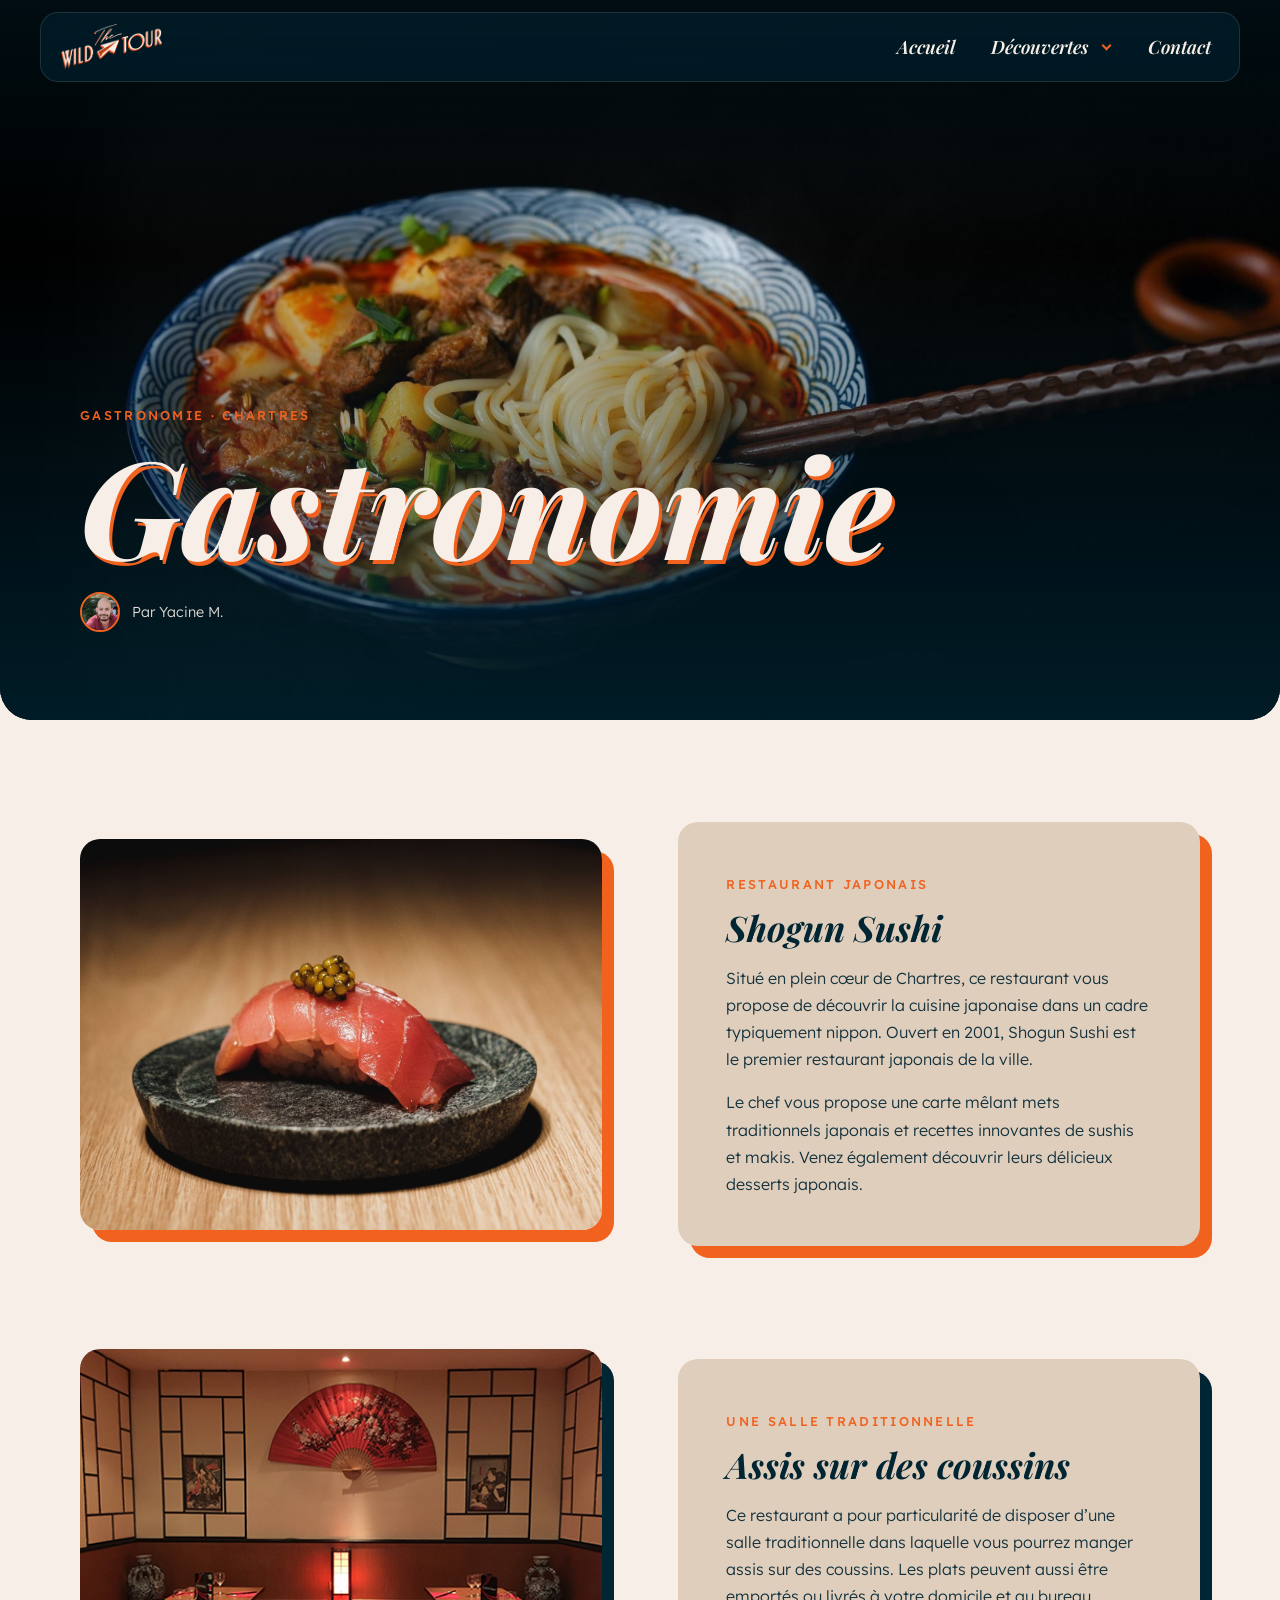
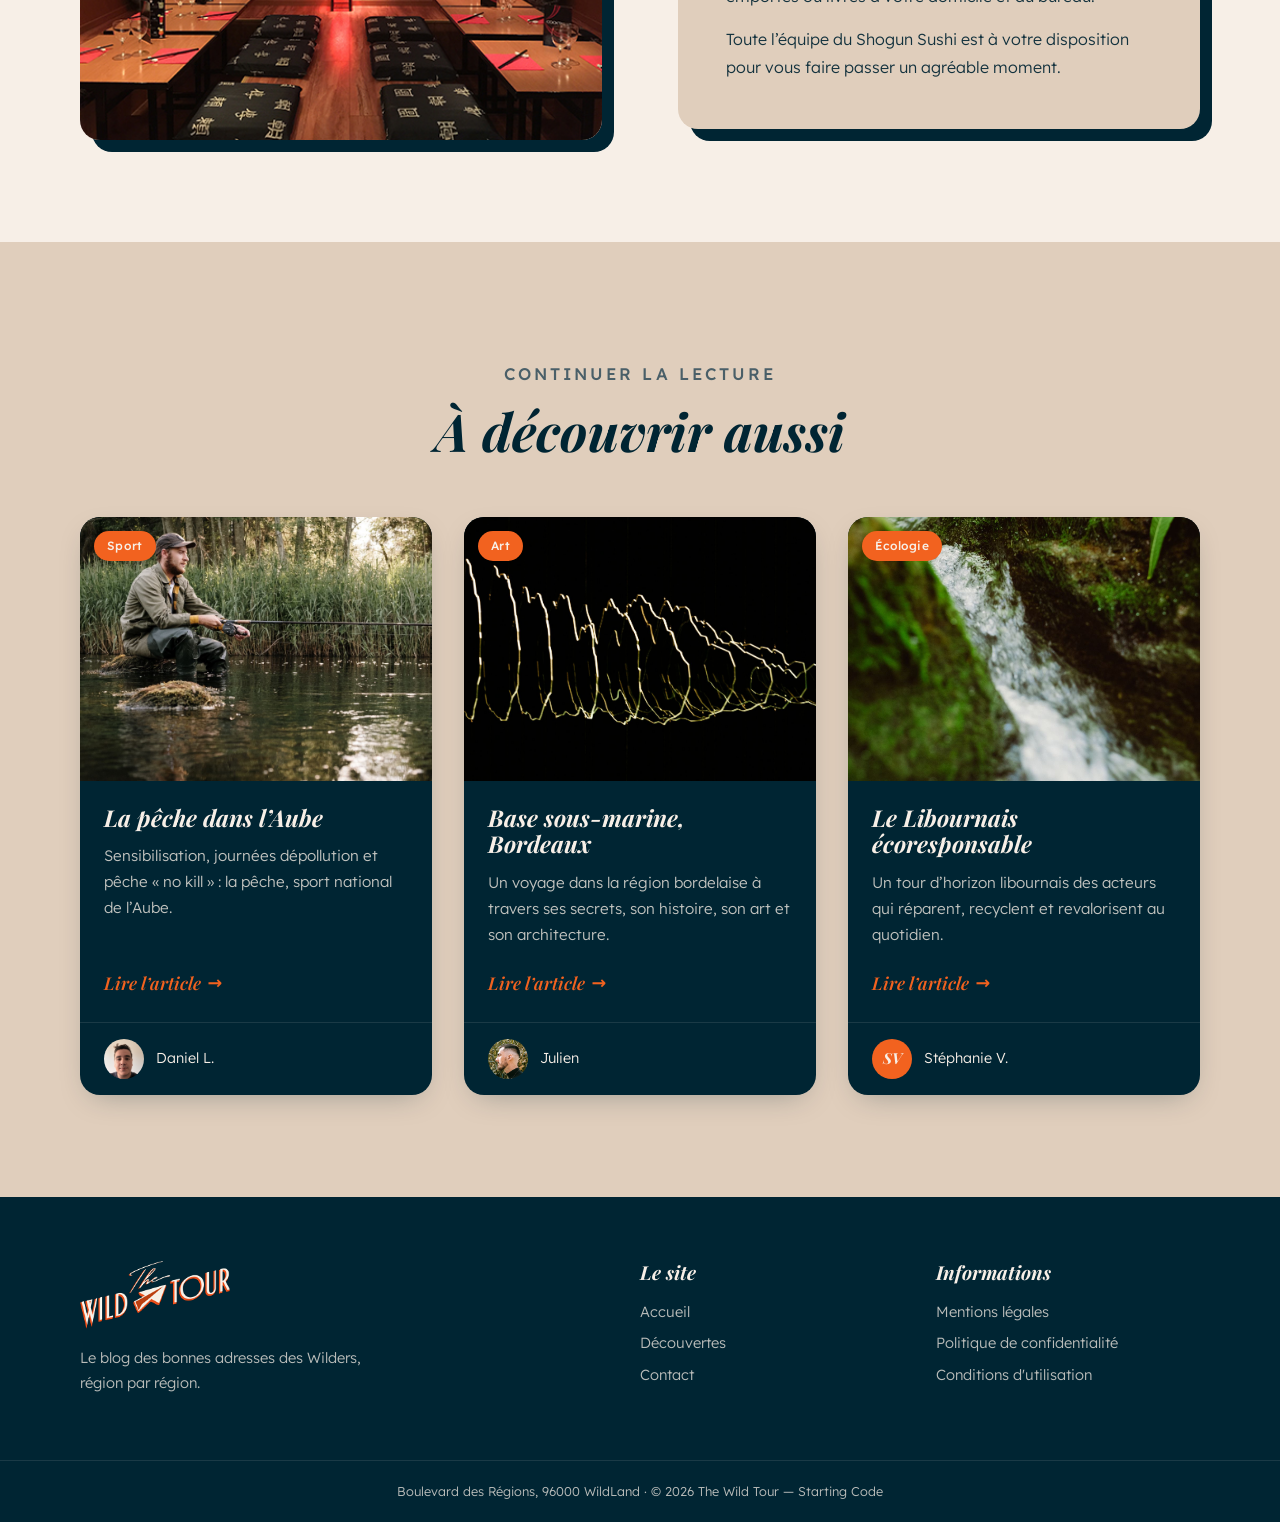
<file: fiche-yacine.html>
<!DOCTYPE html>
<html lang="fr">
<head>
    <meta charset="UTF-8">
    <meta name="viewport" content="width=device-width, initial-scale=1.0">
    <meta name="description" content="Shogun Sushi, le premier restaurant japonais de Chartres.">
    <title>Gastronomie — Shogun Sushi, Chartres — The Wild Tour</title>
    <link rel="icon" href="assets-daniel/logo-the-wild-tour-navbar.png">
    <link rel="preconnect" href="https://fonts.googleapis.com">
    <link rel="preconnect" href="https://fonts.gstatic.com" crossorigin>
    <link rel="stylesheet" href="https://fonts.googleapis.com/css2?family=Lexend:wght@300;400;500;600&family=Playfair+Display:ital,wght@0,600;0,700;1,600;1,700;1,800&display=swap">
    <link rel="stylesheet" href="style.css">
    <script src="main.js" defer></script>
</head>
<body class="page-fiche">
    <a class="skip-link" href="#contenu">Aller au contenu</a>
    <header class="site-header">
        <nav class="navbar" aria-label="Navigation principale">
            <a href="accueil.html" class="navbar__brand"><img src="assets-daniel/logo-the-wild-tour-navbar.png" alt="The Wild Tour" class="navbar__logo" width="219" height="100"></a>
            <button class="navbar__toggle" type="button" aria-expanded="false" aria-controls="nav-menu" aria-label="Ouvrir le menu"><span></span></button>
            <ul class="navbar__menu" id="nav-menu">
                <li><a href="accueil.html">Accueil</a></li>
                <li class="has-dropdown">
                    <a href="decouvertes.php">Découvertes</a>
                    <button class="dropdown__toggle" type="button" aria-expanded="false" aria-controls="nav-dropdown" aria-label="Afficher les catégories"></button>
                    <ul class="dropdown" id="nav-dropdown">
                        <li><a href="fiche-yacine.html" aria-current="page">Gastronomie</a></li>
                        <li><a href="fiche-daniel.html">Sport</a></li>
                        <li><a href="fiche-julien.php">Art</a></li>
                        <li><a href="fiche-stephV.html">Écologie</a></li>
                        <li><a href="fiche_stephM.html">Nature</a></li>
                    </ul>
                </li>
                <li><a href="contact.php">Contact</a></li>
            </ul>
        </nav>
    </header>

    <main id="contenu">
        <section class="hero">
            <img class="hero__img" src="assets-yacine/pexels-cats-coming-1907229.jpg" alt="">
            <div class="hero__content">
                <p class="eyebrow">Gastronomie · Chartres</p>
                <h1 class="hero__title">Gastronomie</h1>
                <div class="hero__meta">
                    <img src="assets-yacine/yacine.jpg" alt="">
                    <span>Par Yacine M.</span>
                </div>
            </div>
        </section>

        <section class="section">
            <div class="container">
                <div class="split split--accent reveal">
                    <div class="split__media">
                        <img src="assets-yacine/pexels-airam-datoon-9424914.jpg" alt="Sushi au thon servi sur une pierre" loading="lazy">
                    </div>
                    <div class="split__text">
                        <p class="eyebrow">Restaurant japonais</p>
                        <h2>Shogun Sushi</h2>
                        <p>Situé en plein cœur de Chartres, ce restaurant vous propose de découvrir la cuisine japonaise dans un cadre typiquement nippon. Ouvert en 2001, Shogun Sushi est le premier restaurant japonais de la ville.</p>
                        <p>Le chef vous propose une carte mêlant mets traditionnels japonais et recettes innovantes de sushis et makis. Venez également découvrir leurs délicieux desserts japonais.</p>
                    </div>
                </div>

                <div class="split split--reverse reveal">
                    <div class="split__media">
                        <img src="assets-yacine/salle_arriere.jpg" alt="Salle traditionnelle japonaise avec tables basses et coussins" loading="lazy">
                    </div>
                    <div class="split__text">
                        <p class="eyebrow">Une salle traditionnelle</p>
                        <h2>Assis sur des coussins</h2>
                        <p>Ce restaurant a pour particularité de disposer d’une salle traditionnelle dans laquelle vous pourrez manger assis sur des coussins. Les plats peuvent aussi être emportés ou livrés à votre domicile et au bureau.</p>
                        <p>Toute l’équipe du Shogun Sushi est à votre disposition pour vous faire passer un agréable moment.</p>
                    </div>
                </div>
            </div>
        </section>

        <section class="section section--sable">
            <div class="container">
                <div class="section-head reveal">
                    <p class="eyebrow">Continuer la lecture</p>
                    <h2 class="section-title">À découvrir aussi</h2>
                </div>
                <div class="cards">
    <article class="card reveal">
        <div class="card__media">
            <img src="assets-daniel/pexels-cottonbro-studio-4828253.jpg" alt="" loading="lazy">
            <span class="card__tag">Sport</span>
        </div>
        <div class="card__body">
            <h3>La pêche dans l’Aube</h3>
            <p>Sensibilisation, journées dépollution et pêche « no kill » : la pêche, sport national de l’Aube.</p>
            <a class="link-arrow" href="fiche-daniel.html">Lire l’article</a>
        </div>
        <div class="card__footer">
            <img src="assets-daniel/IMG_1713.jpg" alt="" width="40" height="40" loading="lazy">
            <span>Daniel L.</span>
        </div>
    </article>
    <article class="card reveal">
        <div class="card__media">
            <img src="assets-julien/IMG_4002.jpg" alt="" loading="lazy">
            <span class="card__tag">Art</span>
        </div>
        <div class="card__body">
            <h3>Base sous-marine, Bordeaux</h3>
            <p>Un voyage dans la région bordelaise à travers ses secrets, son histoire, son art et son architecture.</p>
            <a class="link-arrow" href="fiche-julien.php">Lire l’article</a>
        </div>
        <div class="card__footer">
            <img src="assets-julien/profil-julien.prv-instagram.jpg" alt="" width="40" height="40" loading="lazy">
            <span>Julien</span>
        </div>
    </article>
    <article class="card reveal">
        <div class="card__media">
            <img src="assets-daniel/chris-abney-gvb84QdErNs-unsplash.jpg" alt="" loading="lazy">
            <span class="card__tag">Écologie</span>
        </div>
        <div class="card__body">
            <h3>Le Libournais écoresponsable</h3>
            <p>Un tour d’horizon libournais des acteurs qui réparent, recyclent et revalorisent au quotidien.</p>
            <a class="link-arrow" href="fiche-stephV.html">Lire l’article</a>
        </div>
        <div class="card__footer">
            <span class="avatar" aria-hidden="true">SV</span>
            <span>Stéphanie V.</span>
        </div>
    </article>
</div>
            </div>
        </section>

    </main>

    <footer class="site-footer">
        <div class="site-footer__inner">
            <div class="site-footer__brand">
                <img src="assets-daniel/logo-the-wild-tour-navbar.png" alt="The Wild Tour" width="150" height="68" loading="lazy">
                <p>Le blog des bonnes adresses des Wilders, région par région.</p>
            </div>
            <div class="site-footer__col">
                <h2>Le site</h2>
                <ul>
                    <li><a href="accueil.html">Accueil</a></li>
                    <li><a href="decouvertes.php">Découvertes</a></li>
                    <li><a href="contact.php">Contact</a></li>
                </ul>
            </div>
            <div class="site-footer__col">
                <h2>Informations</h2>
                <ul>
                    <li>Mentions légales</li>
                    <li>Politique de confidentialité</li>
                    <li>Conditions d'utilisation</li>
                </ul>
            </div>
        </div>
        <p class="site-footer__bottom">Boulevard des Régions, 96000 WildLand · © <span data-year>2023</span> The Wild Tour — Starting Code</p>
    </footer>
</body>
</html>
</file>
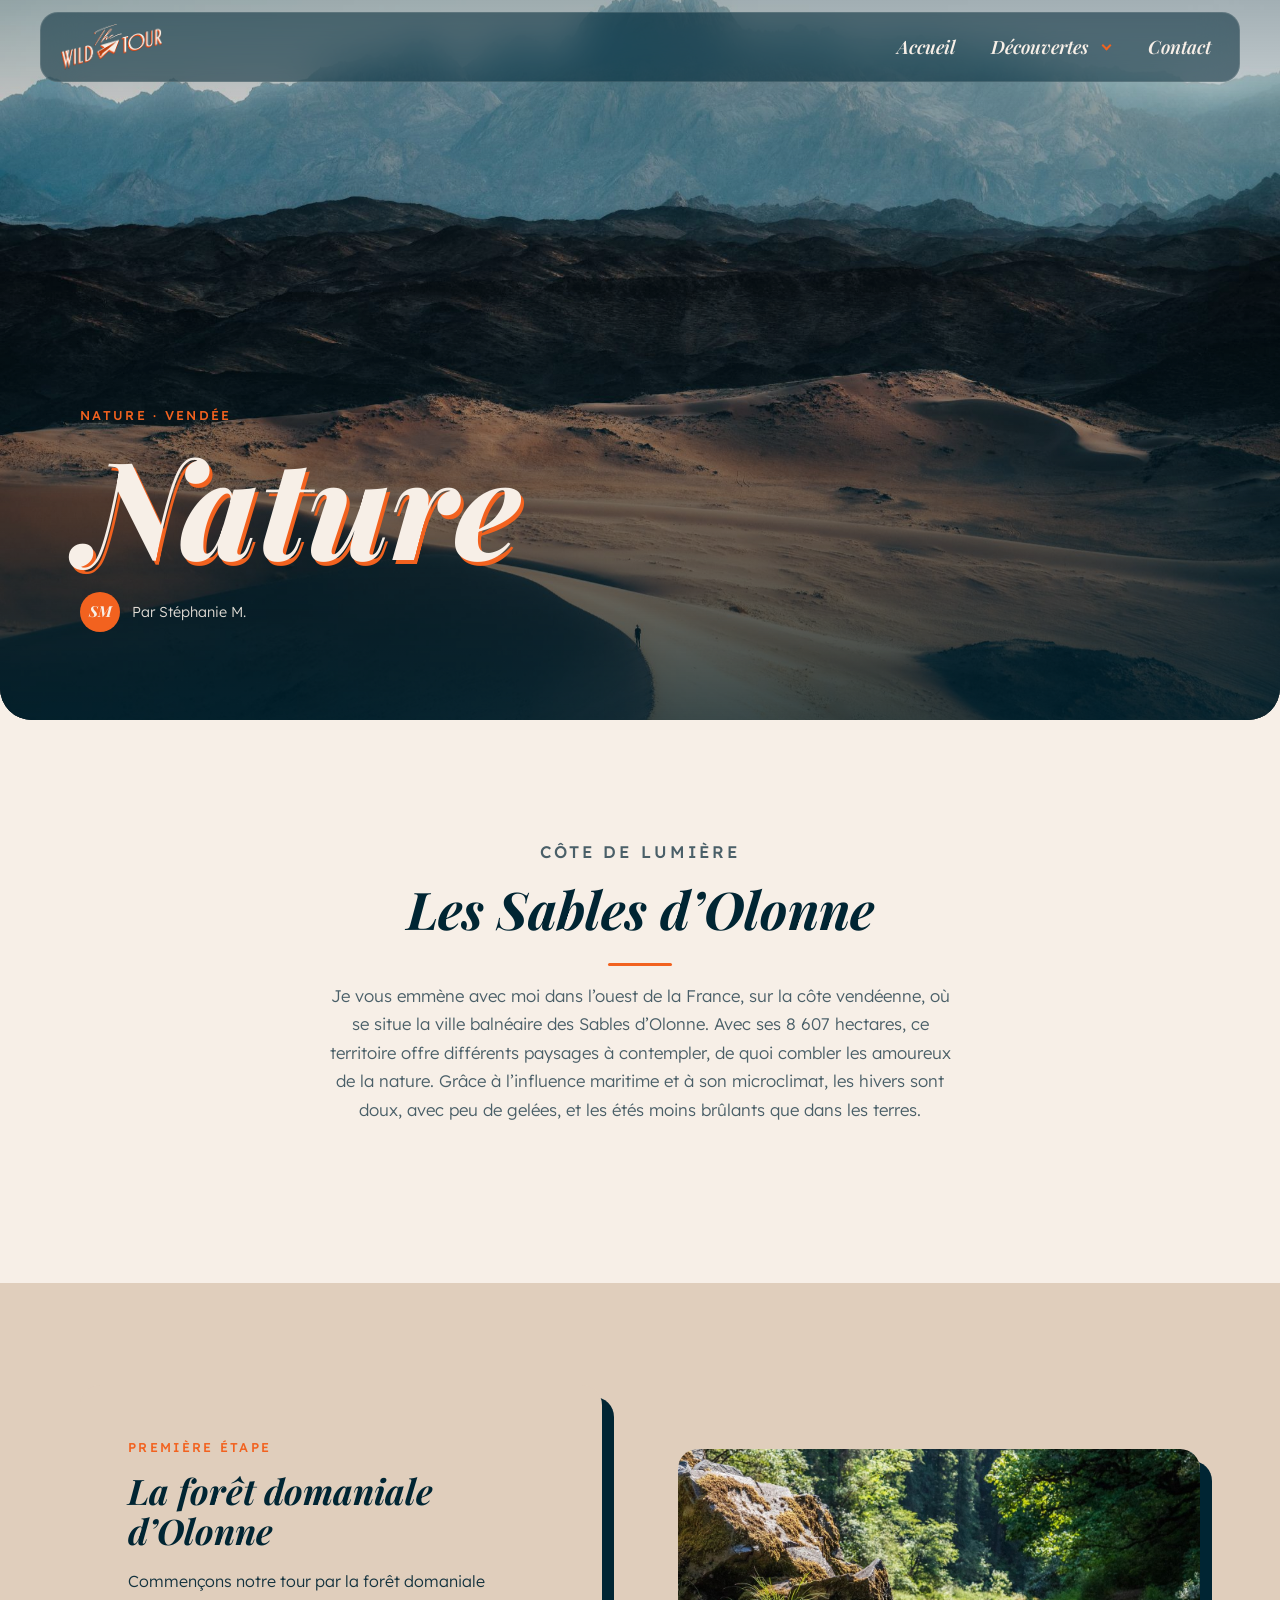
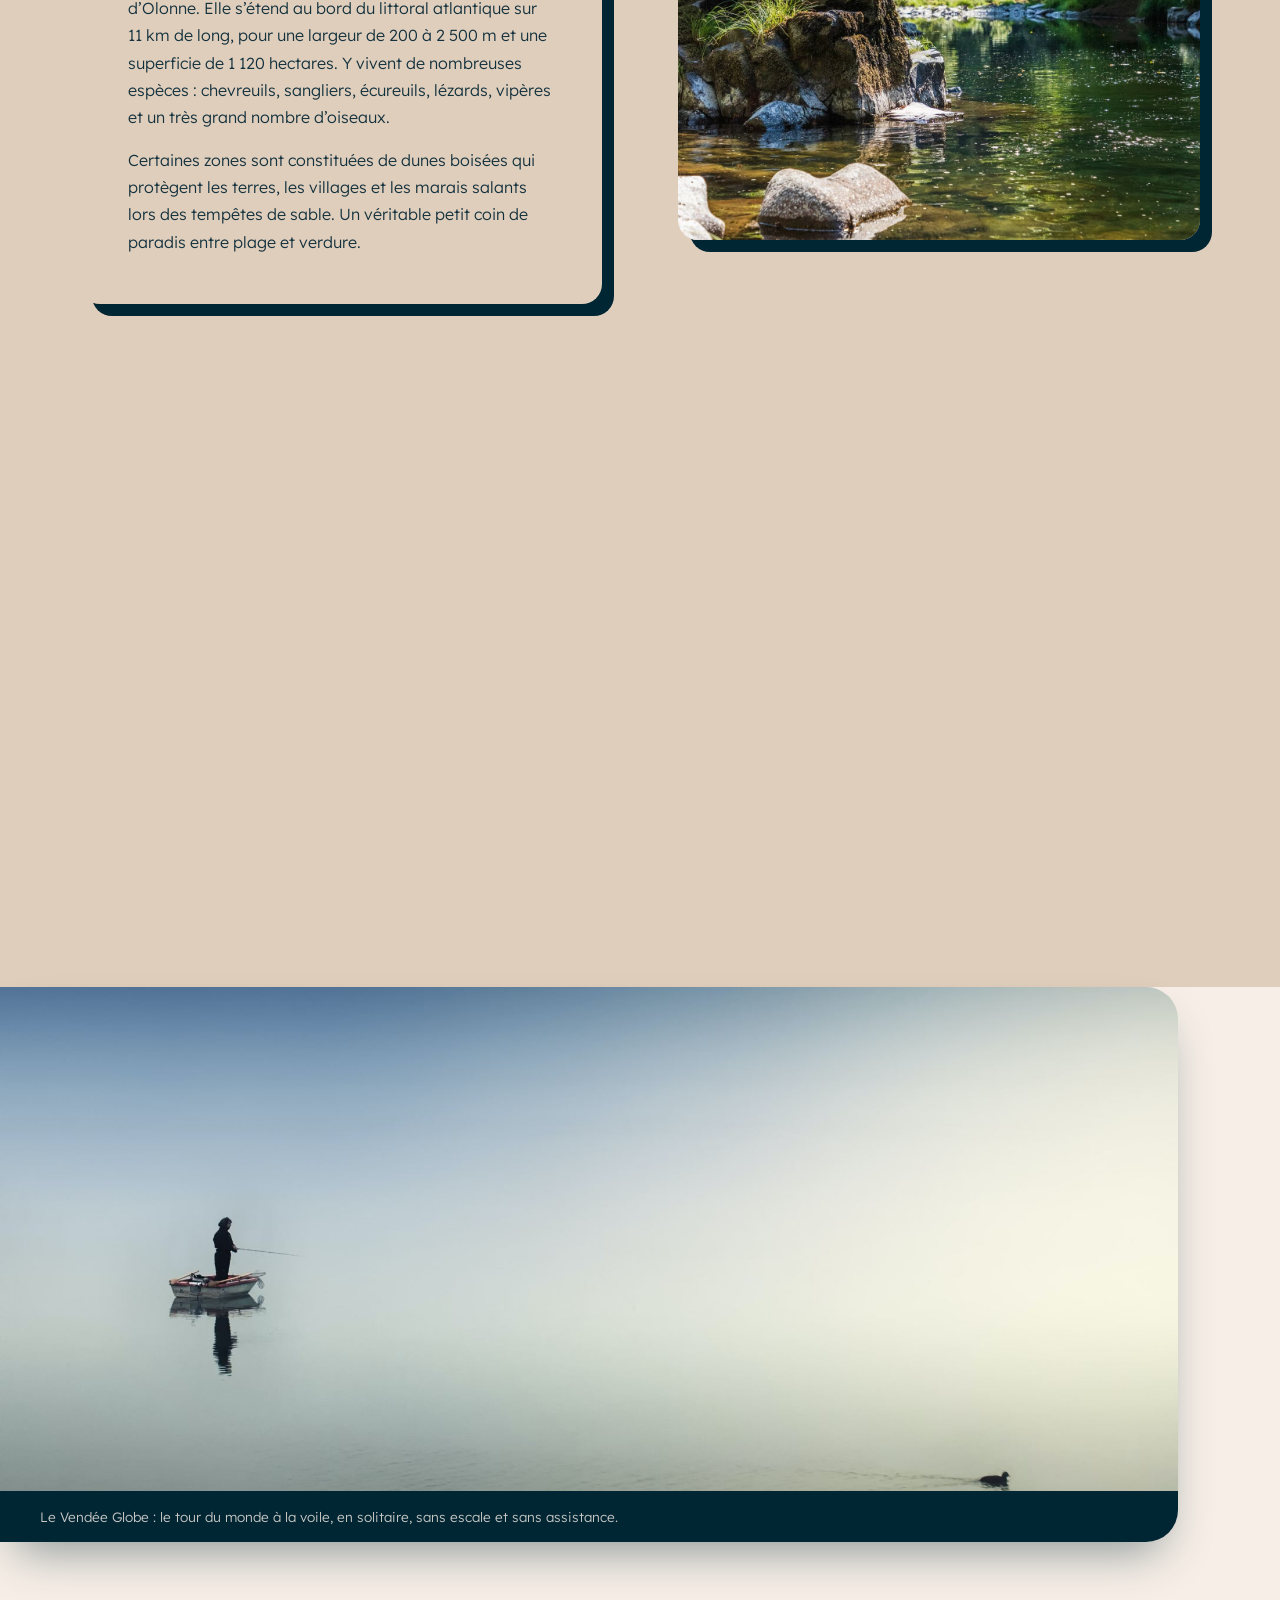
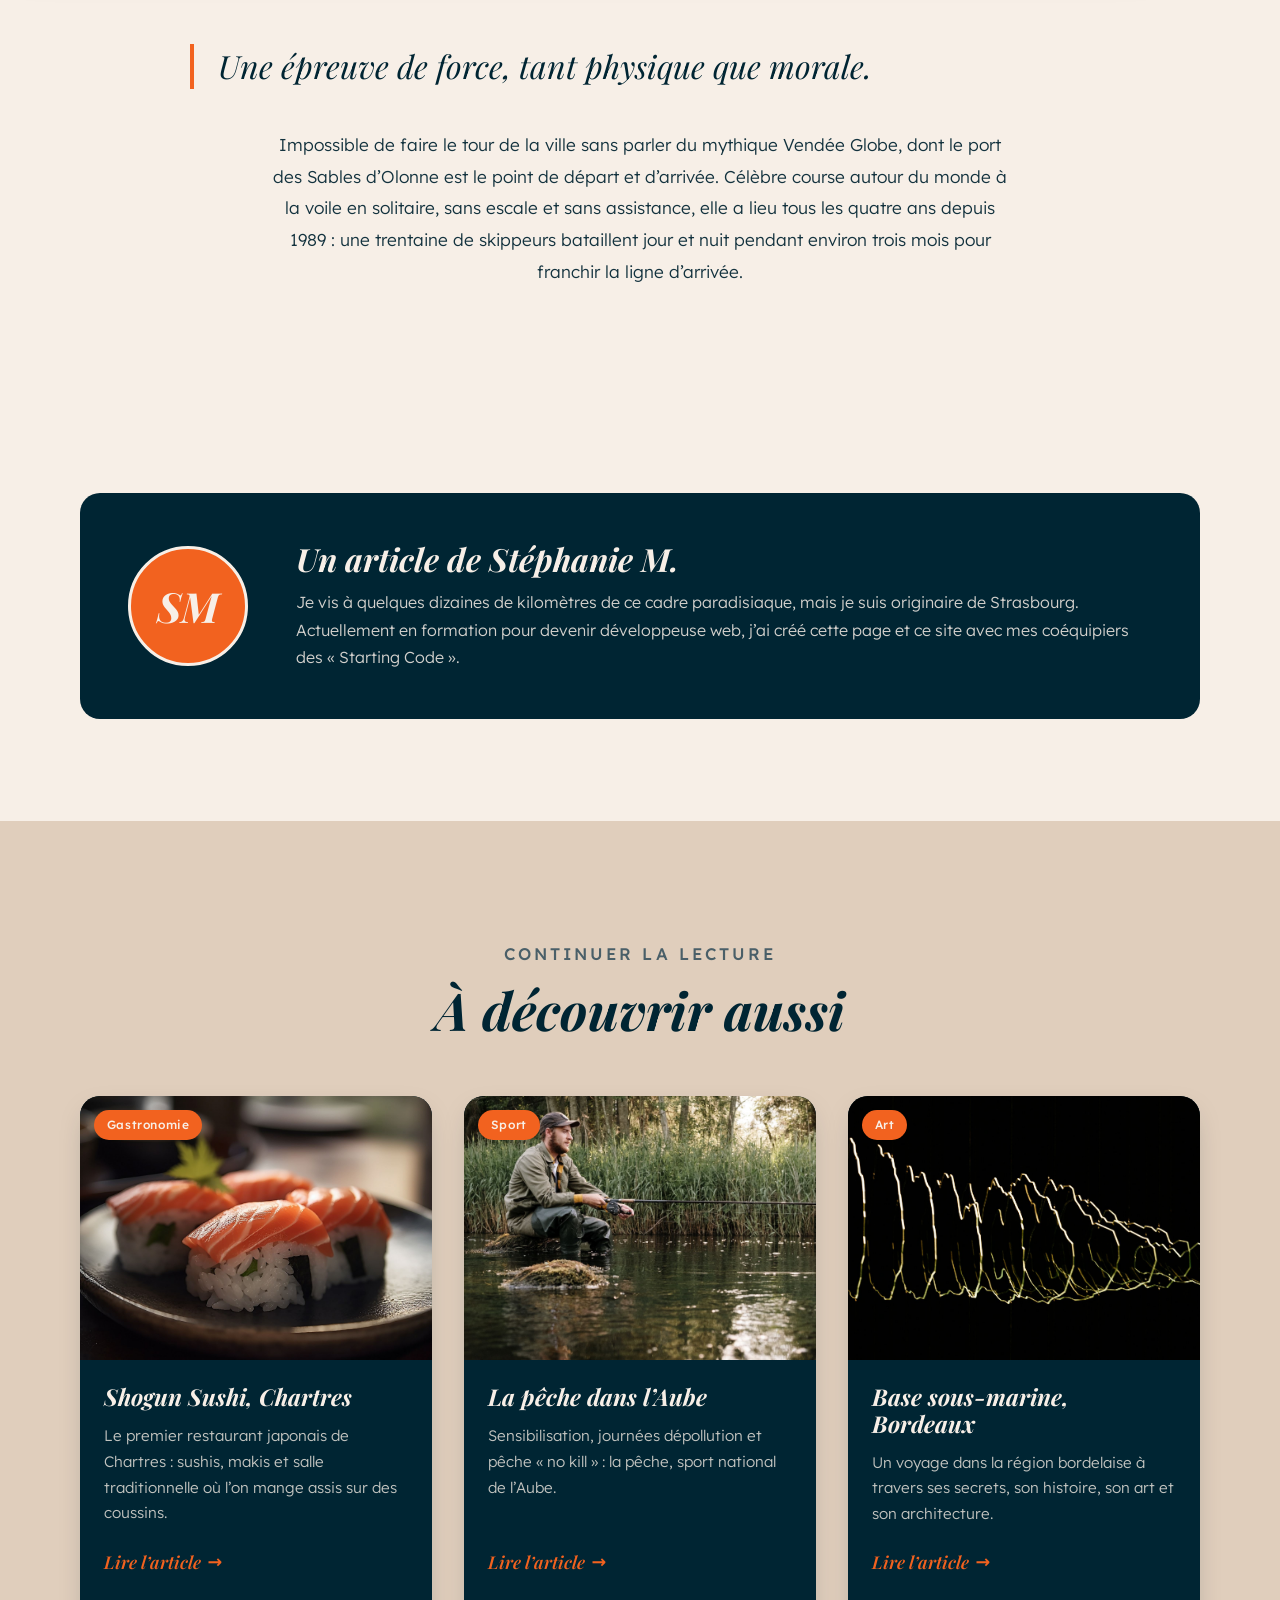
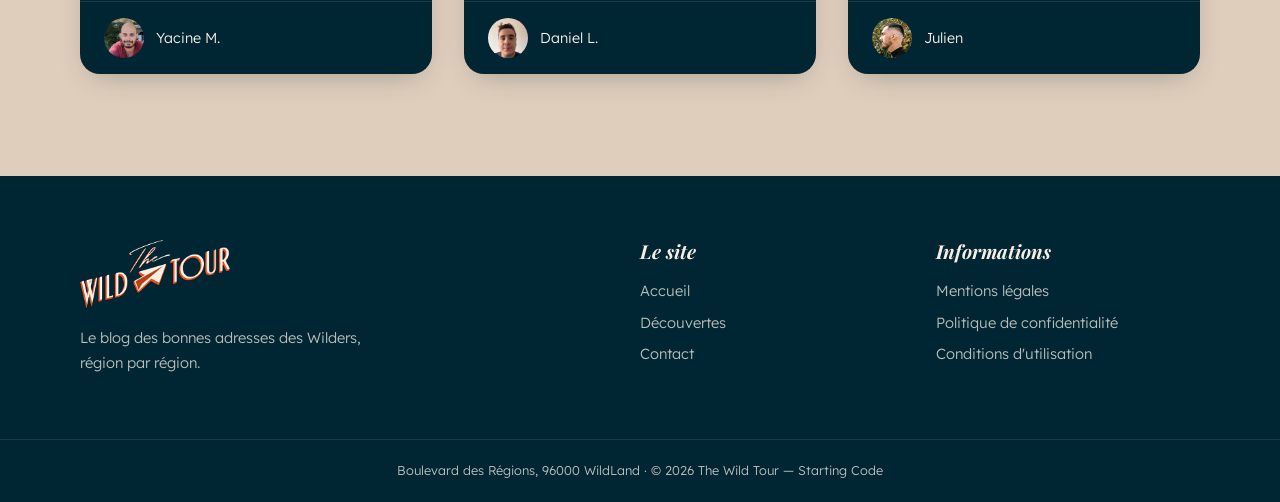
<file: fiche_stephM.html>
<!DOCTYPE html>
<html lang="fr">
<head>
    <meta charset="UTF-8">
    <meta name="viewport" content="width=device-width, initial-scale=1.0">
    <meta name="description" content="Entre forêt domaniale, plages et Vendée Globe : balade nature aux Sables d’Olonne.">
    <title>Nature — Les Sables d’Olonne — The Wild Tour</title>
    <link rel="icon" href="assets-daniel/logo-the-wild-tour-navbar.png">
    <link rel="preconnect" href="https://fonts.googleapis.com">
    <link rel="preconnect" href="https://fonts.gstatic.com" crossorigin>
    <link rel="stylesheet" href="https://fonts.googleapis.com/css2?family=Lexend:wght@300;400;500;600&family=Playfair+Display:ital,wght@0,600;0,700;1,600;1,700;1,800&display=swap">
    <link rel="stylesheet" href="style.css">
    <script src="main.js" defer></script>
</head>
<body class="page-fiche">
    <a class="skip-link" href="#contenu">Aller au contenu</a>
    <header class="site-header">
        <nav class="navbar" aria-label="Navigation principale">
            <a href="accueil.html" class="navbar__brand"><img src="assets-daniel/logo-the-wild-tour-navbar.png" alt="The Wild Tour" class="navbar__logo" width="219" height="100"></a>
            <button class="navbar__toggle" type="button" aria-expanded="false" aria-controls="nav-menu" aria-label="Ouvrir le menu"><span></span></button>
            <ul class="navbar__menu" id="nav-menu">
                <li><a href="accueil.html">Accueil</a></li>
                <li class="has-dropdown">
                    <a href="decouvertes.php">Découvertes</a>
                    <button class="dropdown__toggle" type="button" aria-expanded="false" aria-controls="nav-dropdown" aria-label="Afficher les catégories"></button>
                    <ul class="dropdown" id="nav-dropdown">
                        <li><a href="fiche-yacine.html">Gastronomie</a></li>
                        <li><a href="fiche-daniel.html">Sport</a></li>
                        <li><a href="fiche-julien.php">Art</a></li>
                        <li><a href="fiche-stephV.html">Écologie</a></li>
                        <li><a href="fiche_stephM.html" aria-current="page">Nature</a></li>
                    </ul>
                </li>
                <li><a href="contact.php">Contact</a></li>
            </ul>
        </nav>
    </header>

    <main id="contenu">
        <section class="hero">
            <img class="hero__img" src="assets-categories/categorie-nature.jpg" alt="">
            <div class="hero__content">
                <p class="eyebrow">Nature · Vendée</p>
                <h1 class="hero__title">Nature</h1>
                <div class="hero__meta">
                    <span class="avatar" aria-hidden="true">SM</span>
                    <span>Par Stéphanie M.</span>
                </div>
            </div>
        </section>

        <section class="section">
            <div class="container section-head reveal">
                <p class="eyebrow">Côte de Lumière</p>
                <h2 class="section-title">Les Sables d’Olonne</h2>
                <hr class="divider">
                <p>Je vous emmène avec moi dans l’ouest de la France, sur la côte vendéenne, où se situe la ville balnéaire des Sables d’Olonne. Avec ses 8&nbsp;607 hectares, ce territoire offre différents paysages à contempler, de quoi combler les amoureux de la nature. Grâce à l’influence maritime et à son microclimat, les hivers sont doux, avec peu de gelées, et les étés moins brûlants que dans les terres.</p>
            </div>
        </section>

        <section class="section section--sable">
            <div class="container">
                <div class="split reveal">
                    <div class="split__text">
                        <p class="eyebrow">Première étape</p>
                        <h2>La forêt domaniale d’Olonne</h2>
                        <p>Commençons notre tour par la forêt domaniale d’Olonne. Elle s’étend au bord du littoral atlantique sur 11 km de long, pour une largeur de 200 à 2&nbsp;500 m et une superficie de 1&nbsp;120 hectares. Y vivent de nombreuses espèces&nbsp;: chevreuils, sangliers, écureuils, lézards, vipères et un très grand nombre d’oiseaux.</p>
                        <p>Certaines zones sont constituées de dunes boisées qui protègent les terres, les villages et les marais salants lors des tempêtes de sable. Un véritable petit coin de paradis entre plage et verdure.</p>
                    </div>
                    <div class="split__media">
                        <img src="assets-daniel/taylor-r-clkI9_xcuis-unsplash.jpg" alt="Sous-bois verdoyant au bord de l’eau" loading="lazy">
                    </div>
                </div>

                <div class="split split--reverse split--accent reveal">
                    <div class="split__text">
                        <p class="eyebrow">Deuxième étape</p>
                        <h2>Plages et bord de mer</h2>
                        <p>En continuant la balade vers l’ouest, on rejoint progressivement la plage et le bord de mer, avec cette odeur iodée caractéristique. Pas moins de cinq grandes plages bordent le littoral de la Côte de Lumière pour goûter à la plénitude d’instants ensoleillés&nbsp;: sable fin ou côtes sauvages, à vous de choisir.</p>
                        <p>Attention tout de même aux grandes marées et aux vents violents&nbsp;: quand l’océan se déchaîne, le spectacle est superbe, mais gare aux risques pour les aventuriers qui veulent l’immortaliser.</p>
                    </div>
                    <div class="split__media">
                        <img src="assets-daniel/pure-julia-B8y6uvTnEvU-unsplash.jpg" alt="Galets et eau claire sur le rivage" loading="lazy">
                    </div>
                </div>
            </div>
        </section>

        <figure class="wide-figure reveal">
            <img src="assets-daniel/pexels-johannes-plenio-1105386.jpg" alt="Petit bateau seul au milieu d’une mer brumeuse" loading="lazy">
            <figcaption>Le Vendée Globe : le tour du monde à la voile, en solitaire, sans escale et sans assistance.</figcaption>
        </figure>

        <section class="section">
            <div class="container">
                <p class="pullquote reveal">Une épreuve de force, tant physique que morale.</p>
                <div class="prose prose--center reveal">
                    <p>Impossible de faire le tour de la ville sans parler du mythique Vendée Globe, dont le port des Sables d’Olonne est le point de départ et d’arrivée. Célèbre course autour du monde à la voile en solitaire, sans escale et sans assistance, elle a lieu tous les quatre ans depuis 1989&nbsp;: une trentaine de skippeurs bataillent jour et nuit pendant environ trois mois pour franchir la ligne d’arrivée.</p>
                </div>
            </div>
        </section>

        <section class="section">
            <div class="container">
                <aside class="author reveal">
                    <span class="avatar author__avatar" aria-hidden="true">SM</span>
                    <div>
                        <h2>Un article de Stéphanie M.</h2>
                        <p>Je vis à quelques dizaines de kilomètres de ce cadre paradisiaque, mais je suis originaire de Strasbourg. Actuellement en formation pour devenir développeuse web, j’ai créé cette page et ce site avec mes coéquipiers des « Starting Code ».</p>
                    </div>
                </aside>
            </div>
        </section>

        <section class="section section--sable">
            <div class="container">
                <div class="section-head reveal">
                    <p class="eyebrow">Continuer la lecture</p>
                    <h2 class="section-title">À découvrir aussi</h2>
                </div>
                <div class="cards">
    <article class="card reveal">
        <div class="card__media">
            <img src="assets-yacine/ai-generated-7955585_1920.jpg" alt="" loading="lazy">
            <span class="card__tag">Gastronomie</span>
        </div>
        <div class="card__body">
            <h3>Shogun Sushi, Chartres</h3>
            <p>Le premier restaurant japonais de Chartres : sushis, makis et salle traditionnelle où l’on mange assis sur des coussins.</p>
            <a class="link-arrow" href="fiche-yacine.html">Lire l’article</a>
        </div>
        <div class="card__footer">
            <img src="assets-yacine/yacine.jpg" alt="" width="40" height="40" loading="lazy">
            <span>Yacine M.</span>
        </div>
    </article>
    <article class="card reveal">
        <div class="card__media">
            <img src="assets-daniel/pexels-cottonbro-studio-4828253.jpg" alt="" loading="lazy">
            <span class="card__tag">Sport</span>
        </div>
        <div class="card__body">
            <h3>La pêche dans l’Aube</h3>
            <p>Sensibilisation, journées dépollution et pêche « no kill » : la pêche, sport national de l’Aube.</p>
            <a class="link-arrow" href="fiche-daniel.html">Lire l’article</a>
        </div>
        <div class="card__footer">
            <img src="assets-daniel/IMG_1713.jpg" alt="" width="40" height="40" loading="lazy">
            <span>Daniel L.</span>
        </div>
    </article>
    <article class="card reveal">
        <div class="card__media">
            <img src="assets-julien/IMG_4002.jpg" alt="" loading="lazy">
            <span class="card__tag">Art</span>
        </div>
        <div class="card__body">
            <h3>Base sous-marine, Bordeaux</h3>
            <p>Un voyage dans la région bordelaise à travers ses secrets, son histoire, son art et son architecture.</p>
            <a class="link-arrow" href="fiche-julien.php">Lire l’article</a>
        </div>
        <div class="card__footer">
            <img src="assets-julien/profil-julien.prv-instagram.jpg" alt="" width="40" height="40" loading="lazy">
            <span>Julien</span>
        </div>
    </article>
</div>
            </div>
        </section>

    </main>

    <footer class="site-footer">
        <div class="site-footer__inner">
            <div class="site-footer__brand">
                <img src="assets-daniel/logo-the-wild-tour-navbar.png" alt="The Wild Tour" width="150" height="68" loading="lazy">
                <p>Le blog des bonnes adresses des Wilders, région par région.</p>
            </div>
            <div class="site-footer__col">
                <h2>Le site</h2>
                <ul>
                    <li><a href="accueil.html">Accueil</a></li>
                    <li><a href="decouvertes.php">Découvertes</a></li>
                    <li><a href="contact.php">Contact</a></li>
                </ul>
            </div>
            <div class="site-footer__col">
                <h2>Informations</h2>
                <ul>
                    <li>Mentions légales</li>
                    <li>Politique de confidentialité</li>
                    <li>Conditions d'utilisation</li>
                </ul>
            </div>
        </div>
        <p class="site-footer__bottom">Boulevard des Régions, 96000 WildLand · © <span data-year>2023</span> The Wild Tour — Starting Code</p>
    </footer>
</body>
</html>
</file>
<file: style.css>
/* =========================================================
   THE WILD TOUR — feuille de style commune
   ========================================================= */

/* ---------- Variables ---------- */
:root {
  /* Couleurs (DA d'origine) */
  --principal-color: #002533;
  --secondary-color: #f7efe7;
  --tertiary-color: #f2621f;
  --sable-color: #e0cebc;
  --bleupale-color: #d1dbe4;
  --texte-color: #13323e;
  --texte-doux: #4a5f68;
  --navy-glass: rgba(0, 37, 51, 0.55);
  --navy-glass-fort: rgba(0, 37, 51, 0.88);

  /* Typographies */
  --font-titre: 'Playfair Display', Georgia, serif;
  --font-texte: 'Lexend', system-ui, sans-serif;

  /* Espacements */
  --gutter: clamp(16px, 4vw, 40px);
  --section-y: clamp(56px, 8vw, 112px);
  --largeur-max: 1200px;

  /* Effets */
  --radius-s: 12px;
  --radius: 20px;
  --radius-l: 32px;
  --ombre: 0 10px 30px -12px rgba(0, 37, 51, 0.35);
  --ombre-forte: 0 24px 48px -16px rgba(0, 37, 51, 0.45);
  --decalage: 12px;
  --transition: 350ms cubic-bezier(0.2, 0.7, 0.2, 1);
}

/* ---------- Reset ---------- */
*, *::before, *::after {
  margin: 0;
  padding: 0;
  box-sizing: border-box;
}

html {
  scroll-behavior: smooth;
  -webkit-text-size-adjust: 100%;
}

body {
  min-height: 100vh;
  display: flex;
  flex-direction: column;
  background-color: var(--secondary-color);
  color: var(--texte-color);
  font-family: var(--font-texte);
  font-weight: 300;
  font-size: 1rem;
  line-height: 1.7;
  overflow-x: hidden;
}

main {
  flex: 1;
}

img {
  display: block;
  max-width: 100%;
  height: auto;
}

a {
  color: inherit;
}

ul {
  list-style: none;
}

button {
  font: inherit;
  cursor: pointer;
}

h1, h2, h3, h4 {
  font-family: var(--font-titre);
  font-style: italic;
  font-weight: 700;
  line-height: 1.15;
  color: var(--principal-color);
}

strong {
  font-weight: 500;
}

:focus-visible {
  outline: 3px solid var(--tertiary-color);
  outline-offset: 3px;
  border-radius: 4px;
}

::selection {
  background: var(--tertiary-color);
  color: var(--secondary-color);
}

.skip-link {
  position: absolute;
  top: -100px;
  left: 16px;
  z-index: 1000;
  padding: 0.75rem 1.25rem;
  border-radius: var(--radius-s);
  background: var(--tertiary-color);
  color: var(--secondary-color);
  font-weight: 500;
  text-decoration: none;
}

.skip-link:focus {
  top: 16px;
}

/* ---------- Utilitaires ---------- */
.container {
  width: 100%;
  max-width: var(--largeur-max);
  margin-inline: auto;
  padding-inline: var(--gutter);
}

.section {
  padding-block: var(--section-y);
}

.section--sable {
  background: var(--sable-color);
}

.section--navy {
  background: var(--principal-color);
  color: var(--secondary-color);
}

.section-head {
  max-width: 720px;
  margin: 0 auto clamp(32px, 5vw, 56px);
  text-align: center;
}

.section-head--left {
  margin-left: 0;
  text-align: left;
}

.section-title {
  font-size: clamp(2rem, 4.5vw, 3.25rem);
}

.section--navy .section-title {
  color: var(--secondary-color);
}

.section-head p {
  margin-top: 1rem;
  color: var(--texte-doux);
  font-size: 1.05rem;
}

.eyebrow {
  display: inline-block;
  margin-bottom: 0.75rem;
  color: var(--tertiary-color);
  font-family: var(--font-texte);
  font-style: normal;
  font-size: 0.8rem;
  font-weight: 500;
  letter-spacing: 0.18em;
  text-transform: uppercase;
}

.divider {
  width: 64px;
  height: 3px;
  margin: 1.5rem auto 0;
  border: 0;
  border-radius: 3px;
  background: var(--tertiary-color);
}

.section-head--left .divider {
  margin-left: 0;
}

.prose {
  max-width: 68ch;
  font-size: 1.075rem;
  line-height: 1.85;
}

.prose p + p {
  margin-top: 1.25em;
}

.prose--center {
  margin-inline: auto;
  text-align: center;
}

/* ---------- Boutons ---------- */
.btn {
  display: inline-flex;
  align-items: center;
  gap: 0.6rem;
  padding: 0.85rem 1.6rem;
  border: 2px solid transparent;
  border-radius: 999px;
  background: var(--principal-color);
  color: var(--secondary-color);
  font-family: var(--font-texte);
  font-size: 0.95rem;
  font-weight: 500;
  text-decoration: none;
  transition: background var(--transition), color var(--transition), transform var(--transition), box-shadow var(--transition);
}

.btn::after {
  content: "→";
  transition: transform var(--transition);
}

.btn:hover {
  background: var(--tertiary-color);
  transform: translateY(-2px);
  box-shadow: 0 10px 20px -10px var(--tertiary-color);
}

.btn:hover::after {
  transform: translateX(4px);
}

.btn--accent {
  background: var(--tertiary-color);
}

.btn--accent:hover {
  background: var(--principal-color);
  box-shadow: 0 10px 20px -10px var(--principal-color);
}

.btn--ghost {
  border-color: currentColor;
  background: transparent;
  color: var(--principal-color);
}

.btn--ghost:hover {
  border-color: var(--tertiary-color);
  color: var(--secondary-color);
}

.btn--no-arrow::after {
  content: none;
}

.link-arrow {
  display: inline-flex;
  align-items: center;
  gap: 0.4rem;
  color: var(--tertiary-color);
  font-family: var(--font-titre);
  font-style: italic;
  font-weight: 600;
  font-size: 1.1rem;
  text-decoration: none;
}

.link-arrow::after {
  content: "→";
  font-family: var(--font-texte);
  font-style: normal;
  transition: transform var(--transition);
}

.link-arrow:hover::after {
  transform: translateX(5px);
}

/* =========================================================
   NAVBAR
   ========================================================= */
.site-header {
  position: fixed;
  top: 12px;
  left: 50%;
  z-index: 100;
  width: min(var(--largeur-max), calc(100% - 24px));
  transform: translateX(-50%);
}

.navbar {
  display: flex;
  align-items: center;
  justify-content: space-between;
  gap: 1rem;
  padding: 0.6rem 0.75rem 0.6rem 1.25rem;
  border: 1px solid rgba(247, 239, 231, 0.12);
  border-radius: 18px;
  background: var(--navy-glass);
  -webkit-backdrop-filter: blur(18px) saturate(140%);
  backdrop-filter: blur(18px) saturate(140%);
  transition: background var(--transition), box-shadow var(--transition);
}

.is-scrolled .navbar {
  background: var(--navy-glass-fort);
  box-shadow: var(--ombre);
}

.navbar__logo {
  width: auto;
  height: 46px;
}

.navbar__menu {
  display: flex;
  align-items: center;
  gap: 0.25rem;
}

.navbar__menu > li {
  position: relative;
  display: flex;
  align-items: center;
}

.navbar__menu a {
  position: relative;
  display: block;
  padding: 0.55rem 1rem;
  color: var(--secondary-color);
  font-family: var(--font-titre);
  font-style: italic;
  font-weight: 600;
  font-size: 1.15rem;
  text-decoration: none;
  transition: color var(--transition);
}

.navbar__menu > li > a::after {
  content: "";
  position: absolute;
  left: 1rem;
  right: 1rem;
  bottom: 0.3rem;
  height: 2px;
  border-radius: 2px;
  background: var(--tertiary-color);
  transform: scaleX(0);
  transform-origin: left;
  transition: transform var(--transition);
}

.navbar__menu a:hover,
.navbar__menu a[aria-current="page"] {
  color: var(--tertiary-color);
}

.navbar__menu > li > a:hover::after,
.navbar__menu > li > a[aria-current="page"]::after {
  transform: scaleX(1);
}

.has-dropdown > a {
  padding-right: 0.25rem;
}

.dropdown__toggle {
  display: grid;
  place-items: center;
  width: 28px;
  height: 28px;
  margin-right: 0.5rem;
  border: 0;
  border-radius: 50%;
  background: transparent;
  color: var(--tertiary-color);
}

.dropdown__toggle::before {
  content: "";
  width: 7px;
  height: 7px;
  border-right: 2px solid currentColor;
  border-bottom: 2px solid currentColor;
  transform: translateY(-2px) rotate(45deg);
  transition: transform var(--transition);
}

.dropdown {
  position: absolute;
  top: calc(100% + 14px);
  left: 0;
  min-width: 220px;
  padding: 0.5rem;
  border: 1px solid rgba(247, 239, 231, 0.12);
  border-radius: var(--radius-s);
  background: var(--navy-glass-fort);
  -webkit-backdrop-filter: blur(18px);
  backdrop-filter: blur(18px);
  box-shadow: var(--ombre);
  opacity: 0;
  visibility: hidden;
  transform: translateY(-8px);
  transition: opacity var(--transition), transform var(--transition), visibility var(--transition);
}

/* Zone tampon pour ne pas perdre le survol entre le lien et le menu */
.dropdown::before {
  content: "";
  position: absolute;
  inset: -16px 0 auto;
  height: 16px;
}

.has-dropdown:hover .dropdown,
.has-dropdown:focus-within .dropdown,
.has-dropdown.is-open .dropdown {
  opacity: 1;
  visibility: visible;
  transform: translateY(0);
}

.has-dropdown:hover .dropdown__toggle::before,
.has-dropdown.is-open .dropdown__toggle::before {
  transform: translateY(2px) rotate(-135deg);
}

.dropdown a {
  padding: 0.55rem 0.9rem;
  border-radius: 8px;
  font-family: var(--font-texte);
  font-style: normal;
  font-weight: 400;
  font-size: 0.95rem;
}

.dropdown a:hover,
.dropdown a[aria-current="page"] {
  background: rgba(247, 239, 231, 0.08);
}

.navbar__toggle {
  display: none;
  position: relative;
  width: 44px;
  height: 44px;
  border: 0;
  border-radius: 12px;
  background: rgba(247, 239, 231, 0.08);
}

.navbar__toggle span,
.navbar__toggle span::before,
.navbar__toggle span::after {
  position: absolute;
  left: 50%;
  width: 20px;
  height: 2px;
  border-radius: 2px;
  background: var(--secondary-color);
  transition: transform var(--transition), background var(--transition);
}

.navbar__toggle span {
  top: 50%;
  transform: translate(-50%, -50%);
}

.navbar__toggle span::before,
.navbar__toggle span::after {
  content: "";
  transform: translateX(-50%);
}

.navbar__toggle span::before { top: -6px; }
.navbar__toggle span::after { top: 6px; }

.navbar__toggle[aria-expanded="true"] span {
  background: transparent;
}

.navbar__toggle[aria-expanded="true"] span::before {
  transform: translate(-50%, 6px) rotate(45deg);
}

.navbar__toggle[aria-expanded="true"] span::after {
  transform: translate(-50%, -6px) rotate(-45deg);
}

@media (max-width: 900px) {
  .navbar {
    flex-wrap: wrap;
  }

  .navbar__toggle {
    display: block;
  }

  .navbar__menu {
    display: none;
    flex-direction: column;
    align-items: stretch;
    width: 100%;
    padding: 0.5rem 0 0.75rem;
    border-top: 1px solid rgba(247, 239, 231, 0.12);
  }

  .navbar.is-open {
    background: var(--navy-glass-fort);
  }

  .navbar.is-open .navbar__menu {
    display: flex;
  }

  .navbar__menu > li {
    flex-wrap: wrap;
    justify-content: space-between;
  }

  .navbar__menu > li > a::after {
    content: none;
  }

  .dropdown {
    position: static;
    display: none;
    width: 100%;
    padding: 0 0 0 1rem;
    border: 0;
    background: transparent;
    box-shadow: none;
    opacity: 1;
    visibility: visible;
    transform: none;
    -webkit-backdrop-filter: none;
    backdrop-filter: none;
  }

  .has-dropdown.is-open .dropdown {
    display: block;
  }

  .has-dropdown:hover .dropdown__toggle::before {
    transform: translateY(-2px) rotate(45deg);
  }

  .has-dropdown.is-open .dropdown__toggle::before {
    transform: translateY(2px) rotate(-135deg);
  }

  .dropdown__toggle {
    width: 44px;
    height: 44px;
  }
}

/* =========================================================
   HERO (image principale + titre)
   ========================================================= */
.hero {
  position: relative;
  display: flex;
  align-items: flex-end;
  min-height: clamp(460px, 80vh, 860px);
  overflow: hidden;
  border-radius: 0 0 var(--radius-l) var(--radius-l);
  background: var(--principal-color);
  isolation: isolate;
}

.hero__img {
  position: absolute;
  inset: 0;
  z-index: -2;
  width: 100%;
  height: 100%;
  object-fit: cover;
  animation: hero-zoom 1.6s cubic-bezier(0.2, 0.7, 0.2, 1) both;
}

.hero::after {
  content: "";
  position: absolute;
  inset: 0;
  z-index: -1;
  background: linear-gradient(180deg, rgba(0, 37, 51, 0.35) 0%, rgba(0, 37, 51, 0) 35%, rgba(0, 37, 51, 0.75) 100%);
}

.hero__content {
  width: 100%;
  max-width: var(--largeur-max);
  margin-inline: auto;
  padding: 0 var(--gutter) clamp(40px, 7vw, 88px);
  color: var(--secondary-color);
}

.hero__title {
  color: var(--secondary-color);
  font-size: clamp(3.25rem, 11vw, 8.5rem);
  font-weight: 800;
  line-height: 0.95;
  text-shadow: 3px 4px 0 var(--tertiary-color);
  animation: fade-up 900ms 150ms cubic-bezier(0.2, 0.7, 0.2, 1) both;
}

.hero__lead {
  max-width: 560px;
  margin-top: 1.25rem;
  color: rgba(247, 239, 231, 0.9);
  font-size: clamp(1rem, 1.6vw, 1.15rem);
  animation: fade-up 900ms 300ms cubic-bezier(0.2, 0.7, 0.2, 1) both;
}

.hero .eyebrow {
  animation: fade-up 900ms cubic-bezier(0.2, 0.7, 0.2, 1) both;
}

.hero__meta {
  display: flex;
  flex-wrap: wrap;
  align-items: center;
  gap: 0.75rem;
  margin-top: 1.5rem;
  color: rgba(247, 239, 231, 0.9);
  font-size: 0.9rem;
  animation: fade-up 900ms 400ms cubic-bezier(0.2, 0.7, 0.2, 1) both;
}

.hero__meta img {
  width: 40px;
  height: 40px;
  border: 2px solid var(--tertiary-color);
  border-radius: 50%;
  object-fit: cover;
}

/* =========================================================
   CARTES
   ========================================================= */
.cards {
  display: grid;
  grid-template-columns: repeat(auto-fill, minmax(min(100%, 300px), 1fr));
  gap: clamp(20px, 3vw, 32px);
}

.card {
  position: relative;
  display: flex;
  flex-direction: column;
  overflow: hidden;
  border-radius: var(--radius);
  background: var(--principal-color);
  color: var(--secondary-color);
  box-shadow: var(--ombre);
  transition: transform var(--transition), box-shadow var(--transition);
}

.card:hover {
  transform: translateY(-6px);
  box-shadow: var(--ombre-forte);
}

.card__media {
  position: relative;
  aspect-ratio: 4 / 3;
  overflow: hidden;
}

.card__media img {
  width: 100%;
  height: 100%;
  object-fit: cover;
  transition: transform 700ms cubic-bezier(0.2, 0.7, 0.2, 1);
}

.card:hover .card__media img {
  transform: scale(1.06);
}

.card__tag {
  position: absolute;
  top: 14px;
  left: 14px;
  padding: 0.3rem 0.8rem;
  border-radius: 999px;
  background: var(--tertiary-color);
  color: var(--secondary-color);
  font-size: 0.75rem;
  font-weight: 500;
  letter-spacing: 0.05em;
}

.card__body {
  display: flex;
  flex: 1;
  flex-direction: column;
  gap: 0.75rem;
  padding: 1.5rem;
}

.card__body h3 {
  color: var(--secondary-color);
  font-size: 1.45rem;
}

.card__body p {
  color: rgba(247, 239, 231, 0.78);
  font-size: 0.95rem;
}

.card__body .link-arrow {
  margin-top: auto;
  padding-top: 0.5rem;
}

/* Rend toute la carte cliquable via le lien principal */
.card__body .link-arrow::before {
  content: "";
  position: absolute;
  inset: 0;
}

.card__footer {
  display: flex;
  align-items: center;
  gap: 0.75rem;
  padding: 1rem 1.5rem;
  border-top: 1px solid rgba(247, 239, 231, 0.1);
  font-size: 0.9rem;
}

.card__footer img {
  width: 40px;
  height: 40px;
  border-radius: 50%;
  object-fit: cover;
}

/* Avatar à initiales (auteurs sans photo) */
.avatar {
  display: grid;
  flex-shrink: 0;
  place-items: center;
  width: 40px;
  height: 40px;
  border-radius: 50%;
  background: var(--tertiary-color);
  color: var(--secondary-color);
  font-family: var(--font-titre);
  font-style: italic;
  font-weight: 700;
  font-size: 0.95rem;
}

.card__footer small {
  display: block;
  color: rgba(247, 239, 231, 0.6);
  font-size: 0.78rem;
}

/* =========================================================
   ARTICLES EN LIGNE (image + texte)
   ========================================================= */
.features {
  display: grid;
  gap: clamp(40px, 6vw, 72px);
}

.feature {
  display: grid;
  grid-template-columns: 1.1fr 1fr;
  align-items: center;
  gap: clamp(24px, 5vw, 64px);
}

.feature:nth-child(even) .feature__media {
  order: 2;
}

.feature__media {
  overflow: hidden;
  border-radius: var(--radius);
  box-shadow: var(--ombre);
  aspect-ratio: 16 / 11;
}

.feature__media img {
  width: 100%;
  height: 100%;
  object-fit: cover;
  transition: transform 700ms cubic-bezier(0.2, 0.7, 0.2, 1);
}

.feature:hover .feature__media img {
  transform: scale(1.04);
}

.feature__body h3 {
  margin-bottom: 1rem;
  font-size: clamp(1.6rem, 3vw, 2.25rem);
}

.feature__body p {
  margin-bottom: 1.75rem;
  color: var(--texte-doux);
}

@media (max-width: 760px) {
  .feature {
    grid-template-columns: 1fr;
  }

  .feature:nth-child(even) .feature__media {
    order: 0;
  }
}

/* =========================================================
   BLOCS TEXTE / IMAGE AVEC OMBRE DÉCALÉE
   ========================================================= */
.split {
  display: grid;
  grid-template-columns: 1fr 1fr;
  align-items: center;
  gap: clamp(32px, 6vw, 80px);
}

.split + .split {
  margin-top: var(--section-y);
}

.split--reverse .split__media {
  order: -1;
}

.split__text {
  padding: clamp(24px, 4vw, 48px);
  border-radius: var(--radius);
  background: var(--sable-color);
  box-shadow: var(--decalage) var(--decalage) 0 var(--principal-color);
}

.split__text h2,
.split__text h3 {
  margin-bottom: 1rem;
  font-size: clamp(1.6rem, 3vw, 2.2rem);
}

.split__text p + p {
  margin-top: 1rem;
}

.split__media {
  overflow: hidden;
  border-radius: var(--radius);
  box-shadow: var(--decalage) var(--decalage) 0 var(--principal-color);
  aspect-ratio: 4 / 3;
}

.split__media img {
  width: 100%;
  height: 100%;
  object-fit: cover;
}

.split--accent .split__text,
.split--accent .split__media {
  box-shadow: var(--decalage) var(--decalage) 0 var(--tertiary-color);
}

.split--plain .split__text {
  padding: 0;
  background: none;
  box-shadow: none;
}

@media (max-width: 860px) {
  .split {
    grid-template-columns: 1fr;
  }

  .split--reverse .split__media {
    order: 0;
  }
}

/* =========================================================
   LANDING (index.html)
   ========================================================= */
.landing {
  position: relative;
  justify-content: center;
  min-height: 100vh;
  min-height: 100svh;
  padding: var(--gutter);
  background: var(--principal-color) url("assets-daniel/nils-nedel-ONpGBpns3cs-unsplash (1).jpg") center / cover no-repeat;
  isolation: isolate;
}

.landing::before {
  content: "";
  position: absolute;
  inset: 0;
  z-index: -1;
  background:
    linear-gradient(90deg, rgba(0, 37, 51, 0.7) 0%, rgba(0, 37, 51, 0.15) 70%),
    linear-gradient(0deg, rgba(0, 37, 51, 0.6) 0%, rgba(0, 37, 51, 0) 40%);
}

.landing__inner {
  width: 100%;
  max-width: var(--largeur-max);
  margin-inline: auto;
}

.landing__logo {
  width: 150px;
  margin-bottom: clamp(24px, 5vh, 56px);
  animation: fade-up 900ms cubic-bezier(0.2, 0.7, 0.2, 1) both;
}

.landing__title {
  color: var(--secondary-color);
  font-size: clamp(4rem, 14vw, 10rem);
  font-weight: 800;
  line-height: 0.92;
  text-shadow: 3px 4px 0 var(--tertiary-color);
}

.landing__title span {
  display: block;
  animation: fade-up 1s cubic-bezier(0.2, 0.7, 0.2, 1) both;
}

.landing__title span:nth-child(2) { animation-delay: 150ms; padding-left: 0.6em; }
.landing__title span:nth-child(3) { animation-delay: 300ms; padding-left: 1.2em; }

.landing__lead {
  max-width: 480px;
  margin-top: 2rem;
  color: rgba(247, 239, 231, 0.9);
  font-size: clamp(1rem, 1.8vw, 1.2rem);
  animation: fade-up 1s 450ms cubic-bezier(0.2, 0.7, 0.2, 1) both;
}

.landing__actions {
  display: flex;
  flex-wrap: wrap;
  gap: 1rem;
  margin-top: 2.5rem;
  animation: fade-up 1s 600ms cubic-bezier(0.2, 0.7, 0.2, 1) both;
}

.landing .btn {
  padding: 1rem 2rem;
  font-size: 1.05rem;
}

.landing .btn--ghost {
  color: var(--secondary-color);
}

/* =========================================================
   ACCUEIL
   ========================================================= */
.intro {
  max-width: 820px;
  margin-inline: auto;
  text-align: center;
}

.intro h2 {
  font-size: clamp(2.25rem, 5vw, 3.5rem);
}

.intro p {
  margin-top: 1.5rem;
  font-size: clamp(1.05rem, 1.8vw, 1.25rem);
  line-height: 1.8;
}

/* =========================================================
   CATÉGORIES (Découvertes)
   ========================================================= */
.categories {
  display: grid;
  grid-template-columns: repeat(6, 1fr);
  gap: clamp(16px, 2vw, 24px);
}

.categorie {
  position: relative;
  display: flex;
  align-items: flex-end;
  grid-column: span 2;
  min-height: 340px;
  overflow: hidden;
  border-radius: var(--radius);
  color: var(--secondary-color);
  text-decoration: none;
  box-shadow: var(--ombre);
  isolation: isolate;
}

.categorie:nth-child(4),
.categorie:nth-child(5) {
  grid-column: span 3;
}

.categorie img {
  position: absolute;
  inset: 0;
  z-index: -2;
  width: 100%;
  height: 100%;
  object-fit: cover;
  transition: transform 800ms cubic-bezier(0.2, 0.7, 0.2, 1);
}

.categorie::after {
  content: "";
  position: absolute;
  inset: 0;
  z-index: -1;
  background: linear-gradient(0deg, rgba(0, 37, 51, 0.92) 0%, rgba(0, 37, 51, 0.1) 65%);
  transition: opacity var(--transition);
}

.categorie:hover img {
  transform: scale(1.07);
}

.categorie__body {
  padding: 1.5rem;
}

.categorie__body h3 {
  color: var(--secondary-color);
  font-size: 2rem;
}

.categorie__body p {
  max-height: 0;
  overflow: hidden;
  color: rgba(247, 239, 231, 0.85);
  font-size: 0.92rem;
  opacity: 0;
  transition: max-height var(--transition), opacity var(--transition), margin var(--transition);
}

.categorie:hover .categorie__body p,
.categorie:focus-visible .categorie__body p {
  max-height: 8rem;
  margin-top: 0.5rem;
  opacity: 1;
}

.categorie__body .link-arrow {
  margin-top: 0.5rem;
}

@media (hover: none) {
  .categorie__body p {
    max-height: none;
    margin-top: 0.5rem;
    opacity: 1;
  }
}

@media (max-width: 900px) {
  .categories {
    grid-template-columns: 1fr 1fr;
  }

  .categorie,
  .categorie:nth-child(4),
  .categorie:nth-child(5) {
    grid-column: span 1;
  }

  .categorie:nth-child(5) {
    grid-column: span 2;
  }
}

@media (max-width: 560px) {
  .categories {
    grid-template-columns: 1fr;
  }

  .categorie,
  .categorie:nth-child(5) {
    grid-column: span 1;
    min-height: 280px;
  }
}

/* =========================================================
   FICHE ART (Julien)
   ========================================================= */
.bleed {
  display: grid;
  grid-template-columns: 1fr 1fr;
  align-items: center;
  gap: clamp(32px, 5vw, 72px);
  padding-block: var(--section-y);
  background: linear-gradient(90deg, var(--secondary-color) 62%, var(--sable-color) 62%);
}

.bleed__text {
  justify-self: end;
  max-width: 560px;
  padding-left: var(--gutter);
}

.bleed__text h2 {
  margin-bottom: 1.5rem;
  font-size: clamp(2rem, 4vw, 3rem);
}

.bleed__media {
  overflow: hidden;
  border-radius: var(--radius-l) 0 0 var(--radius-l);
  box-shadow: var(--ombre-forte);
  aspect-ratio: 4 / 5;
  max-height: 80vh;
}

.bleed__media img {
  width: 100%;
  height: 100%;
  object-fit: cover;
}

.wide-figure {
  width: min(1400px, 92%);
  overflow: hidden;
  border-radius: 0 var(--radius-l) var(--radius-l) 0;
  box-shadow: var(--ombre-forte);
}

.wide-figure img {
  width: 100%;
  aspect-ratio: 21 / 9;
  object-fit: cover;
}

.wide-figure figcaption {
  padding: 0.85rem var(--gutter);
  background: var(--principal-color);
  color: rgba(247, 239, 231, 0.8);
  font-size: 0.85rem;
}

.pullquote {
  max-width: 900px;
  margin-inline: auto;
  padding-left: 1.5rem;
  border-left: 4px solid var(--tertiary-color);
  color: var(--principal-color);
  font-family: var(--font-titre);
  font-style: italic;
  font-size: clamp(1.4rem, 2.8vw, 2rem);
  line-height: 1.4;
}

.pullquote + .prose {
  margin-top: 2.5rem;
}

.pullquote--light {
  color: var(--secondary-color);
}

.prose--light {
  color: rgba(247, 239, 231, 0.8);
}

.wide-figure + .section,
.section + .wide-figure {
  margin-top: 0;
}

@media (max-width: 860px) {
  .bleed {
    grid-template-columns: 1fr;
    background: linear-gradient(180deg, var(--secondary-color) 55%, var(--sable-color) 55%);
  }

  .bleed__text {
    justify-self: stretch;
    max-width: none;
    padding-right: var(--gutter);
  }

  .bleed__media {
    justify-self: end;
    width: 92%;
    aspect-ratio: 4 / 3;
  }
}

/* =========================================================
   FICHE ÉCOLOGIE (Stéphanie V.)
   ========================================================= */
.banner {
  position: relative;
  overflow: hidden;
  padding: clamp(28px, 6vw, 72px);
  border-radius: var(--radius-l);
  background: url("assets-daniel/chris-abney-gvb84QdErNs-unsplash.jpg") center / cover no-repeat;
  box-shadow: var(--decalage) var(--decalage) 0 var(--tertiary-color);
}

.banner__panel {
  max-width: 720px;
  padding: clamp(24px, 4vw, 44px);
  border-radius: var(--radius);
  background: rgba(247, 239, 231, 0.88);
  -webkit-backdrop-filter: blur(8px);
  backdrop-filter: blur(8px);
}

.banner__panel h2 {
  margin-bottom: 1.25rem;
  font-size: clamp(1.8rem, 3.6vw, 2.6rem);
}

.banner__panel p + p {
  margin-top: 1rem;
}

.actors {
  display: grid;
  grid-template-columns: repeat(auto-fit, minmax(min(100%, 480px), 1fr));
  gap: clamp(28px, 4vw, 48px);
}

.actor {
  display: flex;
  flex-direction: column;
  overflow: hidden;
  border-radius: var(--radius);
  background: #fff;
  box-shadow: var(--decalage) var(--decalage) 0 var(--principal-color);
}

.actor:nth-child(even) {
  box-shadow: var(--decalage) var(--decalage) 0 var(--tertiary-color);
}

.actor__num {
  color: var(--tertiary-color);
  font-family: var(--font-titre);
  font-style: italic;
  font-weight: 800;
  font-size: 3rem;
  line-height: 1;
}

.actor__body {
  display: flex;
  flex: 1;
  flex-direction: column;
  gap: 1rem;
  padding: clamp(24px, 3vw, 36px);
}

.actor__body h3 {
  font-size: clamp(1.6rem, 2.6vw, 2rem);
}

.pill {
  align-self: flex-start;
  padding: 0.3rem 0.85rem;
  border-radius: 999px;
  background: rgba(242, 98, 31, 0.12);
  color: #b3410d;
  font-size: 0.8rem;
  font-weight: 500;
}

.actor__body ul {
  display: grid;
  gap: 0.4rem;
}

.actor__body li {
  position: relative;
  padding-left: 1.25rem;
}

.actor__body li::before {
  content: "";
  position: absolute;
  top: 0.7em;
  left: 0;
  width: 7px;
  height: 7px;
  border-radius: 50%;
  background: var(--tertiary-color);
}

.actor__footer {
  display: flex;
  flex-wrap: wrap;
  align-items: center;
  justify-content: space-between;
  gap: 1rem;
  margin-top: auto;
  padding-top: 1rem;
  border-top: 1px solid rgba(0, 37, 51, 0.1);
  color: var(--texte-doux);
  font-size: 0.9rem;
}

/* =========================================================
   FICHE NATURE (Stéphanie M.)
   ========================================================= */
.gallery {
  display: grid;
  grid-template-columns: repeat(4, 1fr);
  grid-auto-rows: 240px;
  gap: clamp(12px, 2vw, 20px);
}

.gallery img {
  width: 100%;
  height: 100%;
  border-radius: var(--radius);
  object-fit: cover;
  box-shadow: var(--ombre);
  transition: transform var(--transition);
}

.gallery img:hover {
  transform: scale(1.02);
}

.gallery img:nth-child(1) { grid-column: span 2; }
.gallery img:nth-child(2) { grid-row: span 2; }
.gallery img:nth-child(4) { grid-column: span 3; }

@media (max-width: 760px) {
  .gallery {
    grid-template-columns: 1fr 1fr;
    grid-auto-rows: 180px;
  }

  .gallery img:nth-child(1),
  .gallery img:nth-child(4) { grid-column: span 2; }
  .gallery img:nth-child(2) { grid-row: span 1; }
}

.author {
  display: grid;
  grid-template-columns: auto 1fr;
  align-items: center;
  gap: clamp(20px, 4vw, 48px);
  padding: clamp(24px, 4vw, 48px);
  border-radius: var(--radius);
  background: var(--principal-color);
  color: rgba(247, 239, 231, 0.85);
}

.author__avatar {
  width: 120px;
  height: 120px;
  border: 3px solid var(--secondary-color);
  font-size: 2.6rem;
}

.author h2 {
  margin-bottom: 0.75rem;
  color: var(--secondary-color);
  font-size: clamp(1.5rem, 2.6vw, 2rem);
}

.author p + p {
  margin-top: 0.75rem;
}

@media (max-width: 860px) {
  .author {
    grid-template-columns: 1fr;
    text-align: center;
  }

  .author__avatar {
    margin-inline: auto;
  }
}

/* =========================================================
   CONTACT
   ========================================================= */
.page-contact {
  background:
    linear-gradient(90deg, rgba(0, 37, 51, 0.85) 0%, rgba(0, 37, 51, 0.45) 100%),
    var(--principal-color) url("assets-daniel/aaron-burden-6DD9FJYj0Vo-unsplash.jpg") center / cover no-repeat fixed;
}

.contact {
  display: grid;
  grid-template-columns: 1fr 1.2fr;
  align-items: center;
  gap: clamp(32px, 6vw, 80px);
  width: 100%;
  max-width: var(--largeur-max);
  margin-inline: auto;
  padding: clamp(120px, 16vh, 180px) var(--gutter) var(--section-y);
}

.contact__intro {
  color: var(--secondary-color);
}

.contact__title {
  color: var(--secondary-color);
  font-size: clamp(3rem, 8vw, 6rem);
  font-weight: 800;
  text-shadow: 3px 4px 0 var(--tertiary-color);
}

.contact__intro p:last-child {
  max-width: 420px;
  margin-top: 1.25rem;
  font-size: 1.1rem;
  text-shadow: 0 1px 12px rgba(0, 37, 51, 0.6);
}

.form {
  display: grid;
  gap: 1.1rem;
  padding: clamp(24px, 4vw, 44px);
  border: 1px solid rgba(247, 239, 231, 0.18);
  border-radius: var(--radius);
  background: rgba(0, 37, 51, 0.6);
  -webkit-backdrop-filter: blur(16px);
  backdrop-filter: blur(16px);
  box-shadow: var(--ombre-forte);
}

.form__row {
  display: grid;
  grid-template-columns: 1fr 1fr;
  gap: 1.1rem;
}

.form__field {
  display: grid;
  gap: 0.4rem;
}

.form label {
  color: var(--secondary-color);
  font-size: 0.9rem;
  font-weight: 400;
}

.form__optional {
  color: rgba(247, 239, 231, 0.6);
  font-size: 0.8rem;
}

.form input,
.form textarea {
  width: 100%;
  padding: 0.85rem 1rem;
  border: 2px solid transparent;
  border-radius: var(--radius-s);
  background: rgba(247, 239, 231, 0.95);
  color: var(--principal-color);
  font: inherit;
  font-weight: 400;
  transition: border-color var(--transition), box-shadow var(--transition);
}

.form textarea {
  resize: vertical;
  min-height: 150px;
}

.form input:focus,
.form textarea:focus {
  border-color: var(--tertiary-color);
  outline: none;
  box-shadow: 0 0 0 4px rgba(242, 98, 31, 0.25);
}

.form [aria-invalid="true"] {
  border-color: #e5484d;
}

.form__error {
  color: #ffb4a8;
  font-size: 0.85rem;
  font-weight: 400;
}

.form__error--global,
.form__success {
  padding: 0.85rem 1rem;
  border-radius: var(--radius-s);
  color: var(--secondary-color);
  font-size: 0.95rem;
}

.form__error--global {
  background: rgba(229, 72, 77, 0.35);
}

.form__success {
  background: rgba(48, 164, 108, 0.45);
}

.form button {
  justify-self: start;
  border: 0;
}

/* Champ pot de miel : invisible pour les humains */
.form__hp {
  position: absolute;
  left: -9999px;
  width: 1px;
  height: 1px;
  overflow: hidden;
}

@media (max-width: 860px) {
  .contact {
    grid-template-columns: 1fr;
  }

  .page-contact {
    background-attachment: scroll;
  }
}

@media (max-width: 520px) {
  .form__row {
    grid-template-columns: 1fr;
  }
}

/* =========================================================
   FOOTER
   ========================================================= */
.site-footer {
  background: var(--principal-color);
  color: rgba(247, 239, 231, 0.75);
  font-size: 0.92rem;
}

.site-footer__inner {
  display: grid;
  grid-template-columns: 2fr 1fr 1fr;
  gap: 2rem;
  max-width: var(--largeur-max);
  margin-inline: auto;
  padding: clamp(40px, 6vw, 64px) var(--gutter);
}

.site-footer__brand img {
  width: 150px;
  margin-bottom: 1rem;
}

.site-footer__brand p {
  max-width: 320px;
}

.site-footer h2 {
  margin-bottom: 1rem;
  color: var(--secondary-color);
  font-size: 1.2rem;
}

.site-footer li + li {
  margin-top: 0.4rem;
}

.site-footer a {
  text-decoration: none;
  transition: color var(--transition);
}

.site-footer a:hover {
  color: var(--tertiary-color);
}

.site-footer__bottom {
  padding: 1.25rem var(--gutter);
  border-top: 1px solid rgba(247, 239, 231, 0.1);
  font-size: 0.8rem;
  text-align: center;
}

@media (max-width: 760px) {
  .site-footer__inner {
    grid-template-columns: 1fr 1fr;
  }

  .site-footer__brand {
    grid-column: span 2;
  }
}

/* =========================================================
   ANIMATIONS
   ========================================================= */
@keyframes fade-up {
  from {
    opacity: 0;
    transform: translateY(28px);
  }
  to {
    opacity: 1;
    transform: translateY(0);
  }
}

@keyframes hero-zoom {
  from { transform: scale(1.08); }
  to { transform: scale(1); }
}

/* Apparition au scroll (classe ajoutée par main.js) */
.js .reveal {
  opacity: 0;
  transform: translateY(32px);
  transition: opacity 800ms cubic-bezier(0.2, 0.7, 0.2, 1), transform 800ms cubic-bezier(0.2, 0.7, 0.2, 1);
}

.js .reveal.is-visible {
  opacity: 1;
  transform: none;
}

@media (prefers-reduced-motion: reduce) {
  *, *::before, *::after {
    animation-duration: 1ms !important;
    animation-delay: 0ms !important;
    transition-duration: 1ms !important;
    scroll-behavior: auto !important;
  }

  .js .reveal {
    opacity: 1;
    transform: none;
  }
}
</file>
